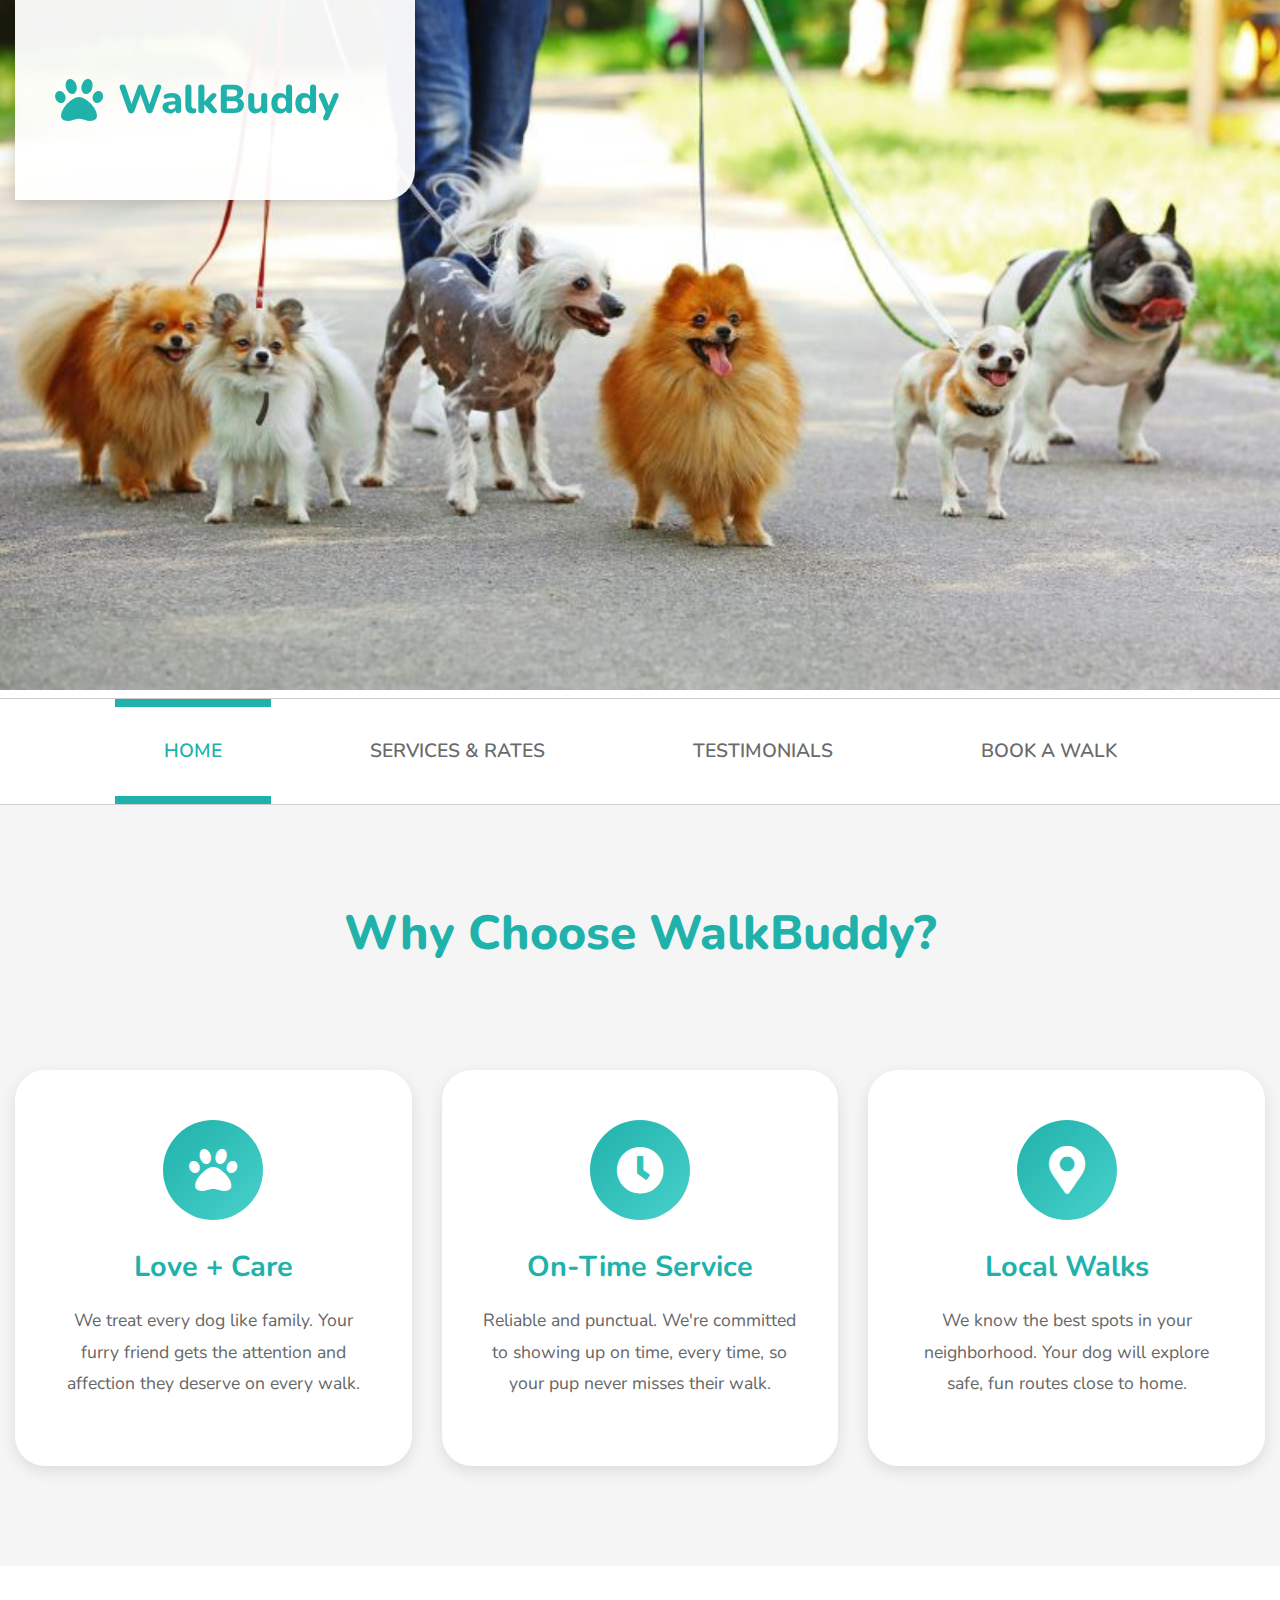
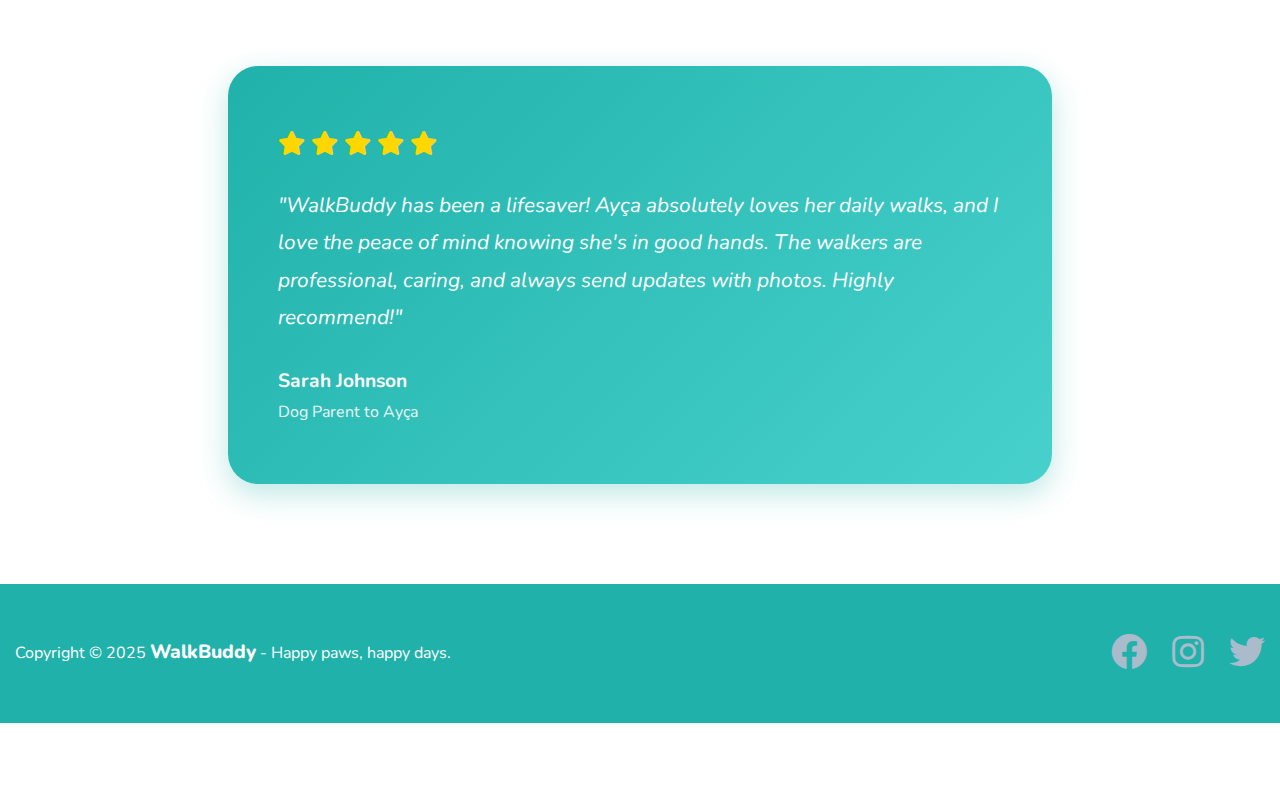
<file: index.html>
<!DOCTYPE html>
<html lang="en">

<head>
    <meta charset="UTF-8">
    <meta name="viewport" content="width=device-width, initial-scale=1.0">
    <meta http-equiv="X-UA-Compatible" content="ie=edge">
    <title>WalkBuddy - Happy Paws, Happy Days</title>
    <link href="https://fonts.googleapis.com/css2?family=Nunito:wght@400;600;700;800&display=swap" rel="stylesheet" />
    <link href="css/bootstrap.min.css" rel="stylesheet" />
    <link href="fontawesome/css/all.min.css" rel="stylesheet" />
    <link href="css/templatemo-business-oriented.css" rel="stylesheet" />
</head>

<body>
    <!-- Header Image with Logo -->
    <div id="parallax-1" class="parallax-window walkbuddy-header-image" data-parallax="scroll" data-image-src="img/header.jpg">
        <div class="container-fluid">
            <div class="row">
                <div class="col-12">
                    <div class="walkbuddy-header-logo">
                        <i class="fas fa-paw"></i>
                        <span class="walkbuddy-logo-text">WalkBuddy</span>
                    </div>
                </div>
            </div>
        </div>
    </div>

    <!-- Navigation -->
    <div class="walkbuddy-nav-container-outer">
        <div class="container-fluid">
            <div class="row">
                <div class="col-12">
                    <nav class="navbar navbar-expand-lg walkbuddy-nav" id="tm-main-nav">
                        <button class="navbar-toggler" type="button" data-toggle="collapse" data-target="#navbar-nav" 
                            aria-controls="navbar-nav" aria-expanded="false" aria-label="Toggle navigation">
                            <span><i class="fas fa-bars"></i></span>
                        </button>
                        <div class="collapse navbar-collapse" id="navbar-nav">
                            <ul class="navbar-nav ml-auto">
                                <li class="nav-item active">
                                    <a class="nav-link walkbuddy-nav-link" href="index.html">Home <span class="sr-only">(current)</span></a>
                                </li>
                                <li class="nav-item">
                                    <a class="nav-link walkbuddy-nav-link" href="services&rates.html">Services & Rates</a>
                                </li>
                                <li class="nav-item">
                                    <a class="nav-link walkbuddy-nav-link" href="testimonials.html">Testimonials</a>
                                </li>
                                <li class="nav-item">
                                    <a class="nav-link walkbuddy-nav-link" href="bookawalk.html">Book a Walk</a>
                                </li>
                            </ul>                            
                        </div>                        
                    </nav>
                </div>
            </div>
        </div>
    </div>

    <!-- Why Choose WalkBuddy Section -->
    <section class="walkbuddy-features">
        <div class="container-fluid">
            <div class="row">
                <div class="col-12 text-center mb-5">
                    <h2 class="walkbuddy-section-title">Why Choose WalkBuddy?</h2>
                </div>
            </div>
            <div class="row">
                <div class="col-lg-4 col-md-6 mb-4 mb-lg-0">
                    <div class="feature-card">
                        <div class="feature-icon">
                            <i class="fas fa-paw"></i>
                        </div>
                        <h3 class="feature-title">Love + Care</h3>
                        <p class="feature-description">We treat every dog like family. Your furry friend gets the attention and affection they deserve on every walk.</p>
                    </div>
                </div>
                <div class="col-lg-4 col-md-6 mb-4 mb-lg-0">
                    <div class="feature-card">
                        <div class="feature-icon">
                            <i class="fas fa-clock"></i>
                        </div>
                        <h3 class="feature-title">On-Time Service</h3>
                        <p class="feature-description">Reliable and punctual. We're committed to showing up on time, every time, so your pup never misses their walk.</p>
                    </div>
                </div>
                <div class="col-lg-4 col-md-6">
                    <div class="feature-card">
                        <div class="feature-icon">
                            <i class="fas fa-map-marker-alt"></i>
                        </div>
                        <h3 class="feature-title">Local Walks</h3>
                        <p class="feature-description">We know the best spots in your neighborhood. Your dog will explore safe, fun routes close to home.</p>
                    </div>
                </div>
            </div>
        </div>
    </section>

    <!-- Testimonial Section -->
    <section class="walkbuddy-testimonial">
        <div class="container-fluid">
            <div class="row">
                <div class="col-lg-8 offset-lg-2">
                    <div class="testimonial-card">
                        <div class="testimonial-content">
                            <div class="testimonial-stars">
                                <i class="fas fa-star"></i>
                                <i class="fas fa-star"></i>
                                <i class="fas fa-star"></i>
                                <i class="fas fa-star"></i>
                                <i class="fas fa-star"></i>
                            </div>
                            <p class="testimonial-text">"WalkBuddy has been a lifesaver! Ayça absolutely loves her daily walks, and I love the peace of mind knowing she's in good hands. The walkers are professional, caring, and always send updates with photos. Highly recommend!"</p>
                            <div class="testimonial-author">
                                <strong>Sarah Johnson</strong>
                                <span>Dog Parent to Ayça</span>
                            </div>
                        </div>
                    </div>
                </div>
            </div>
        </div>
    </section>

    <!-- Footer -->
    <footer class="walkbuddy-footer">
        <div class="container-fluid">
            <div class="row">
                <div class="col-lg-9 col-md-8 mb-4 mb-md-0">
                    <p class="footer-text">
                        Copyright &copy; 2025 <span class="footer-brand">WalkBuddy</span>
                        - Happy paws, happy days.
                    </p>
                </div>
                <div class="col-lg-3 col-md-4 text-right">
                    <a href="https://fb.com" class="walkbuddy-social-link" target="_blank" rel="noopener">
                        <i class="fab fa-facebook fa-2x"></i>
                    </a>
                    <a href="https://instagram.com" class="walkbuddy-social-link" target="_blank" rel="noopener">
                        <i class="fab fa-instagram fa-2x"></i>
                    </a>
                    <a href="https://twitter.com" class="walkbuddy-social-link" target="_blank" rel="noopener">
                        <i class="fab fa-twitter fa-2x"></i>
                    </a>
                </div>
            </div>
        </div>
    </footer>

    <script src="scripts/jquery-3.4.1.min.js"></script>
    <script src="scripts/bootstrap.min.js"></script>
    <script src="scripts/parallax.min.js"></script>
    <script>
        $(document).ready(function () {
            $('#parallax-1').parallax({ imageSrc: 'img/header.jpg' });
        });
    </script>
</body>

</html>
</file>
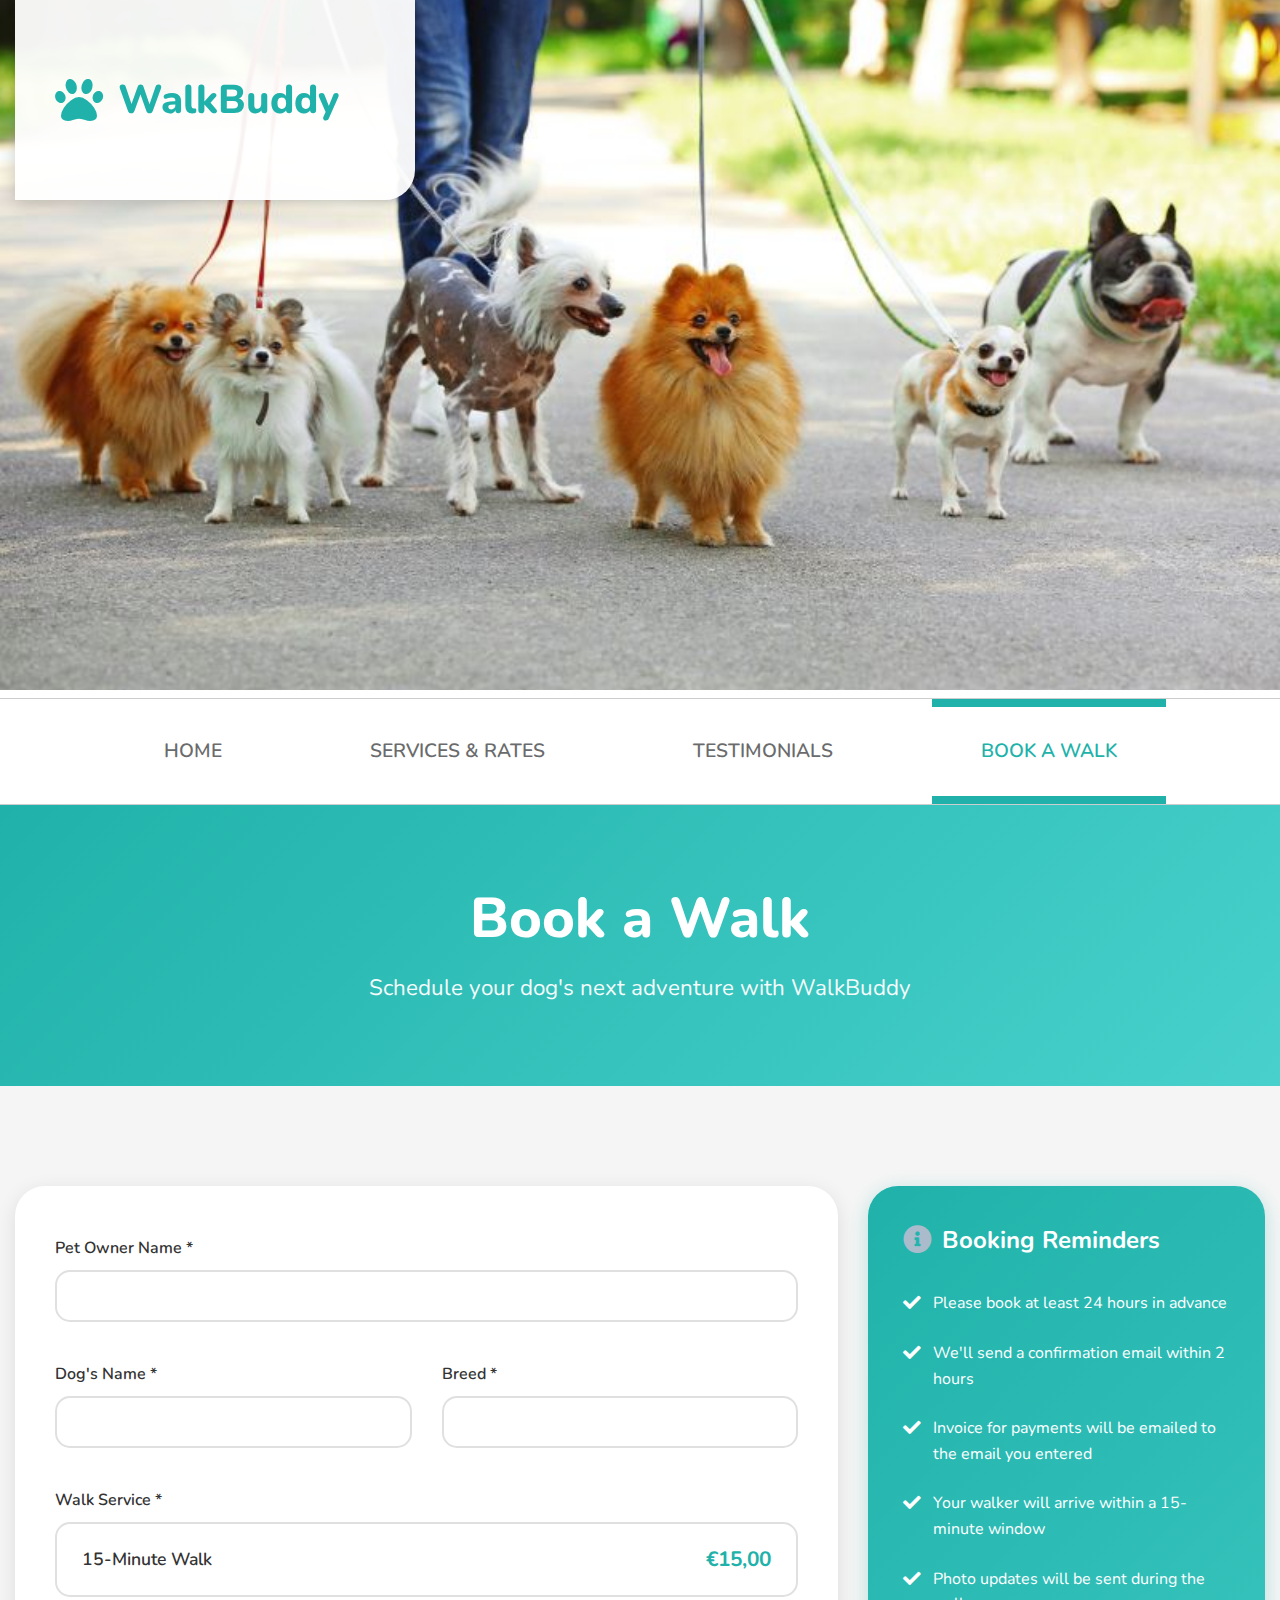
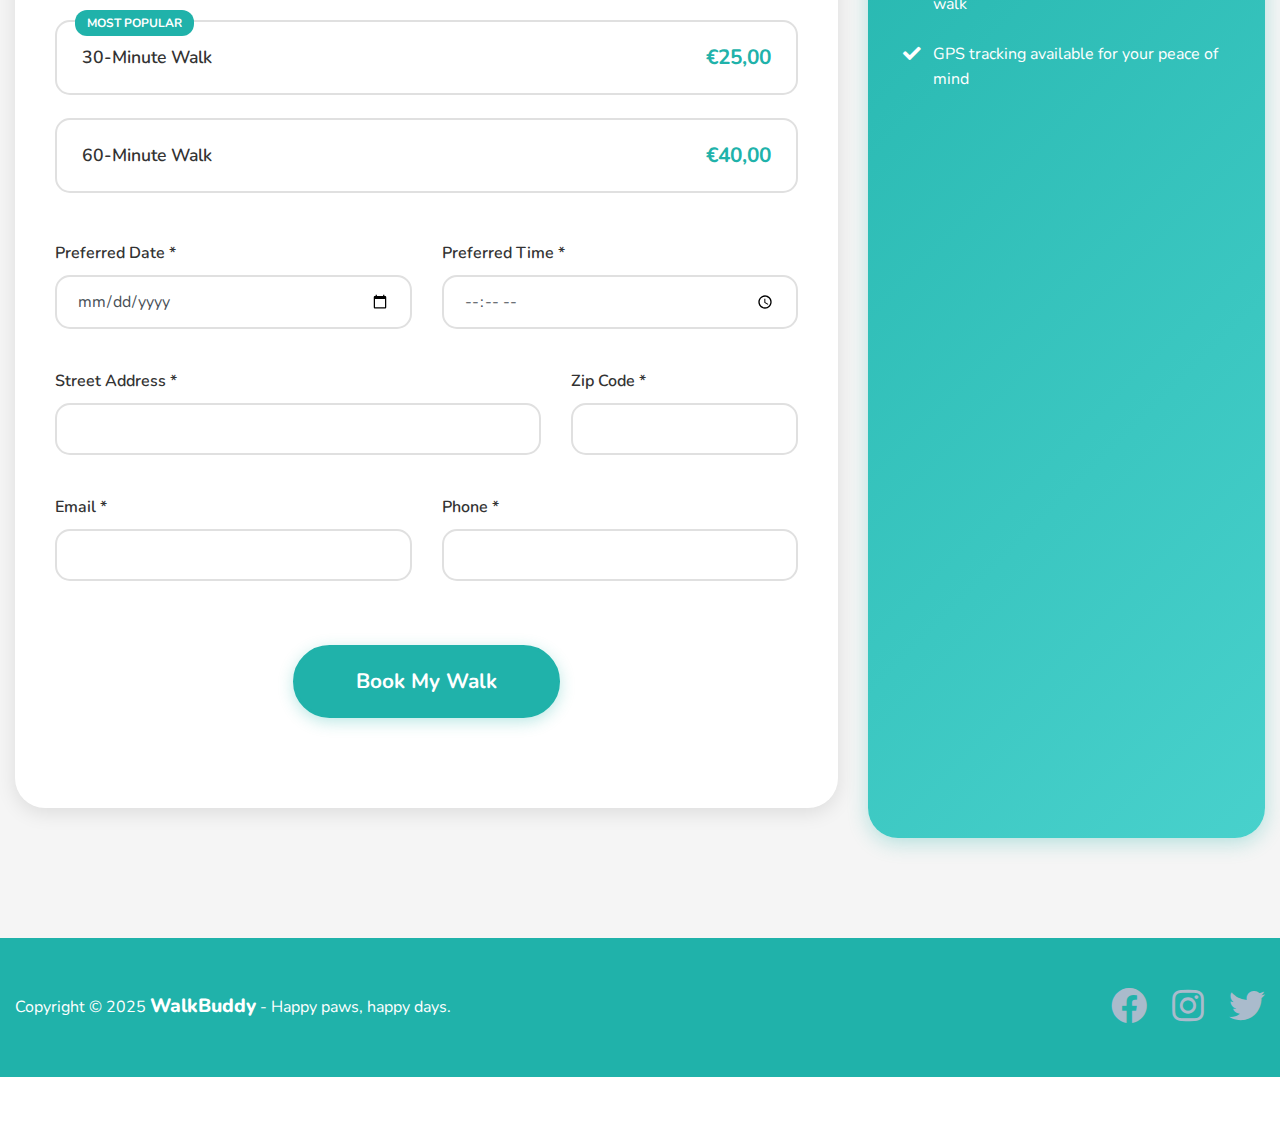
<file: bookawalk.html>
<!DOCTYPE html>
<html lang="en">

<head>
    <meta charset="UTF-8">
    <meta name="viewport" content="width=device-width, initial-scale=1.0">
    <meta http-equiv="X-UA-Compatible" content="ie=edge">
    <title>Book a Walk - WalkBuddy</title>
    <link href="https://fonts.googleapis.com/css2?family=Nunito:wght@400;600;700;800&display=swap" rel="stylesheet" />
    <link href="css/bootstrap.min.css" rel="stylesheet" />
    <link href="fontawesome/css/all.min.css" rel="stylesheet" />
    <link href="css/templatemo-business-oriented.css" rel="stylesheet" />
</head>

<body>
    <!-- Header Image with Logo -->
    <div id="parallax-1" class="parallax-window walkbuddy-header-image" data-parallax="scroll" data-image-src="img/header.jpg">
        <div class="container-fluid">
            <div class="row">
                <div class="col-12">
                    <div class="walkbuddy-header-logo">
                        <i class="fas fa-paw"></i>
                        <span class="walkbuddy-logo-text">WalkBuddy</span>
                    </div>
                </div>
            </div>
        </div>
    </div>

    <!-- Navigation -->
    <div class="walkbuddy-nav-container-outer">
        <div class="container-fluid">
            <div class="row">
                <div class="col-12">
                    <nav class="navbar navbar-expand-lg walkbuddy-nav" id="tm-main-nav">
                        <button class="navbar-toggler" type="button" data-toggle="collapse" data-target="#navbar-nav" 
                            aria-controls="navbar-nav" aria-expanded="false" aria-label="Toggle navigation">
                            <span><i class="fas fa-bars"></i></span>
                        </button>
                        <div class="collapse navbar-collapse" id="navbar-nav">
                            <ul class="navbar-nav ml-auto">
                                <li class="nav-item">
                                    <a class="nav-link walkbuddy-nav-link" href="index.html">Home</a>
                                </li>
                                <li class="nav-item">
                                    <a class="nav-link walkbuddy-nav-link" href="services&rates.html">Services & Rates</a>
                                </li>
                                <li class="nav-item">
                                    <a class="nav-link walkbuddy-nav-link" href="testimonials.html">Testimonials</a>
                                </li>
                                <li class="nav-item active">
                                    <a class="nav-link walkbuddy-nav-link" href="bookawalk.html">Book a Walk <span class="sr-only">(current)</span></a>
                                </li>
                            </ul>                            
                        </div>                        
                    </nav>
                </div>
            </div>
        </div>
    </div>

    <!-- Page Header -->
    <section class="walkbuddy-page-header">
        <div class="container-fluid">
            <div class="row">
                <div class="col-12 text-center">
                    <h1 class="page-header-title">Book a Walk</h1>
                    <p class="page-header-subtitle">Schedule your dog's next adventure with WalkBuddy</p>
                </div>
            </div>
        </div>
    </section>

    <!-- Booking Form Section -->
    <section class="walkbuddy-booking-page">
        <div class="container-fluid">
            <div class="row">
                <div class="col-lg-8">
                    <div class="booking-form-card">
                        <form id="booking-form" class="walkbuddy-booking-form">
                            <!-- Pet Owner Name -->
                            <div class="form-group">
                                <label for="owner-name" class="form-label">Pet Owner Name *</label>
                                <input type="text" class="form-control walkbuddy-form-control" id="owner-name" name="owner-name" required>
                            </div>

                            <!-- Dog's Name and Breed -->
                            <div class="row">
                                <div class="col-md-6">
                                    <div class="form-group">
                                        <label for="dog-name" class="form-label">Dog's Name *</label>
                                        <input type="text" class="form-control walkbuddy-form-control" id="dog-name" name="dog-name" required>
                                    </div>
                                </div>
                                <div class="col-md-6">
                                    <div class="form-group">
                                        <label for="dog-breed" class="form-label">Breed *</label>
                                        <input type="text" class="form-control walkbuddy-form-control" id="dog-breed" name="dog-breed" required>
                                    </div>
                                </div>
                            </div>

                            <!-- Walk Service Selection -->
                            <div class="form-group">
                                <label class="form-label">Walk Service *</label>
                                <div class="walk-service-options">
                                    <div class="service-option">
                                        <input type="radio" id="walk-15" name="walk-service" value="15" required>
                                        <label for="walk-15" class="service-option-label">
                                            <span class="service-option-title">15-Minute Walk</span>
                                            <span class="service-option-price">€15,00</span>
                                        </label>
                                    </div>
                                    <div class="service-option service-option-popular">
                                        <input type="radio" id="walk-30" name="walk-service" value="30" required>
                                        <label for="walk-30" class="service-option-label">
                                            <span class="service-option-badge">Most Popular</span>
                                            <span class="service-option-title">30-Minute Walk</span>
                                            <span class="service-option-price">€25,00</span>
                                        </label>
                                    </div>
                                    <div class="service-option">
                                        <input type="radio" id="walk-60" name="walk-service" value="60" required>
                                        <label for="walk-60" class="service-option-label">
                                            <span class="service-option-title">60-Minute Walk</span>
                                            <span class="service-option-price">€40,00</span>
                                        </label>
                                    </div>
                                </div>
                            </div>

                            <!-- Preferred Date & Time -->
                            <div class="row">
                                <div class="col-md-6">
                                    <div class="form-group">
                                        <label for="preferred-date" class="form-label">Preferred Date *</label>
                                        <input type="date" class="form-control walkbuddy-form-control" id="preferred-date" name="preferred-date" required>
                                    </div>
                                </div>
                                <div class="col-md-6">
                                    <div class="form-group">
                                        <label for="preferred-time" class="form-label">Preferred Time *</label>
                                        <input type="time" class="form-control walkbuddy-form-control" id="preferred-time" name="preferred-time" required>
                                    </div>
                                </div>
                            </div>

                            <!-- Address -->
                            <div class="row">
                                <div class="col-md-8">
                                    <div class="form-group">
                                        <label for="street-address" class="form-label">Street Address *</label>
                                        <input type="text" class="form-control walkbuddy-form-control" id="street-address" name="street-address" required>
                                    </div>
                                </div>
                                <div class="col-md-4">
                                    <div class="form-group">
                                        <label for="zip-code" class="form-label">Zip Code *</label>
                                        <input type="text" class="form-control walkbuddy-form-control" id="zip-code" name="zip-code" required>
                                    </div>
                                </div>
                            </div>

                            <!-- Contact Information -->
                            <div class="row">
                                <div class="col-md-6">
                                    <div class="form-group">
                                        <label for="contact-email" class="form-label">Email *</label>
                                        <input type="email" class="form-control walkbuddy-form-control" id="contact-email" name="contact-email" required>
                                    </div>
                                </div>
                                <div class="col-md-6">
                                    <div class="form-group">
                                        <label for="contact-phone" class="form-label">Phone *</label>
                                        <input type="tel" class="form-control walkbuddy-form-control" id="contact-phone" name="contact-phone" required>
                                    </div>
                                </div>
                            </div>

                            <!-- Submit Button -->
                            <div class="form-group text-center mt-4">
                                <button type="submit" class="btn walkbuddy-btn-submit">Book My Walk</button>
                            </div>
                        </form>

                        <!-- Success Message (hidden by default) -->
                        <div id="success-message" class="booking-success-message" style="display: none;">
                            <div class="success-icon">
                                <i class="fas fa-check-circle"></i>
                            </div>
                            <h3>Thanks! We'll be in touch to confirm your walk!</h3>
                            <p>We'll contact you shortly to finalize the details and confirm your booking.</p>
                        </div>
                    </div>
                </div>

                <!-- Reminder Section -->
                <div class="col-lg-4 mt-4 mt-lg-0">
                    <div class="booking-reminder-card">
                        <h4 class="reminder-title">
                            <i class="fas fa-info-circle"></i> Booking Reminders
                        </h4>
                        <ul class="reminder-list">
                            <li><i class="fas fa-check"></i> Please book at least 24 hours in advance</li>
                            <li><i class="fas fa-check"></i> We'll send a confirmation email within 2 hours</li>
                            <li><i class="fas fa-check"></i> Invoice for payments will be emailed to the email you entered</li>
                            <li><i class="fas fa-check"></i> Your walker will arrive within a 15-minute window</li>
                            <li><i class="fas fa-check"></i> Photo updates will be sent during the walk</li>
                            <li><i class="fas fa-check"></i> GPS tracking available for your peace of mind</li>
                        </ul>
                    </div>
                </div>
            </div>
        </div>
    </section>

    <!-- Footer -->
    <footer class="walkbuddy-footer">
        <div class="container-fluid">
            <div class="row">
                <div class="col-lg-9 col-md-8 mb-4 mb-md-0">
                    <p class="footer-text">
                        Copyright &copy; 2025 <span class="footer-brand">WalkBuddy</span>
                        - Happy paws, happy days.
                    </p>
                </div>
                <div class="col-lg-3 col-md-4 text-right">
                    <a href="https://fb.com" class="walkbuddy-social-link" target="_blank" rel="noopener">
                        <i class="fab fa-facebook fa-2x"></i>
                    </a>
                    <a href="https://instagram.com" class="walkbuddy-social-link" target="_blank" rel="noopener">
                        <i class="fab fa-instagram fa-2x"></i>
                    </a>
                    <a href="https://twitter.com" class="walkbuddy-social-link" target="_blank" rel="noopener">
                        <i class="fab fa-twitter fa-2x"></i>
                    </a>
                </div>
            </div>
        </div>
    </footer>

    <script src="scripts/jquery-3.4.1.min.js"></script>
    <script src="scripts/bootstrap.min.js"></script>
    <script src="scripts/parallax.min.js"></script>
    <script>
        $(document).ready(function () {
            $('#parallax-1').parallax({ imageSrc: 'img/header.jpg' });

            // Set minimum date to today
            var today = new Date().toISOString().split('T')[0];
            $('#preferred-date').attr('min', today);

            // Update visual styling when radio button selection changes
            function updateServiceVisualState() {
                // Remove selected class from all options
                $('.service-option').removeClass('selected');
                
                // Add selected class to the checked radio's parent
                var $checkedRadio = $('input[name="walk-service"]:checked');
                if ($checkedRadio.length > 0) {
                    $checkedRadio.closest('.service-option').addClass('selected');
                }
            }

            // When a radio button changes (native HTML behavior handles single selection)
            $('input[name="walk-service"]').on('change', function() {
                // Radio buttons with same name automatically enforce single selection
                // Just update the visual state
                updateServiceVisualState();
            });

            // Make the entire service option card clickable (except when clicking label)
            $('.service-option').on('click', function(e) {
                // If clicking on the label or its children, let the label handle it naturally
                if ($(e.target).closest('label').length > 0) {
                    return; // Label will handle via 'for' attribute
                }
                
                // For clicks anywhere else on the card, select this option
                var $radio = $(this).find('input[type="radio"]');
                $radio.prop('checked', true).trigger('change');
            });

            // Initial visual state update - ensure nothing is selected initially
            $('.service-option').removeClass('selected');
            $('input[name="walk-service"]').prop('checked', false);
            updateServiceVisualState();
            
            // Safety check: ensure only one radio is checked (native behavior should handle this)
            // But we'll verify every 100ms as a backup
            setInterval(function() {
                var $checked = $('input[name="walk-service"]:checked');
                if ($checked.length > 1) {
                    // If somehow multiple are checked, keep only the first
                    $checked.slice(1).prop('checked', false);
                    updateServiceVisualState();
                }
            }, 100);

            // Handle form submission
            $('#booking-form').on('submit', function(e) {
                e.preventDefault();
                
                // Validate that exactly one walk service is selected
                var selectedService = $('input[name="walk-service"]:checked');
                if (selectedService.length !== 1) {
                    alert('Please select exactly one walk service.');
                    updateServiceVisualState();
                    return;
                }
                
                // Hide the form
                $('#booking-form').slideUp(300);
                
                // Show success message
                $('#success-message').delay(300).slideDown(400);
            });
        });
    </script>
</body>

</html>
</file>
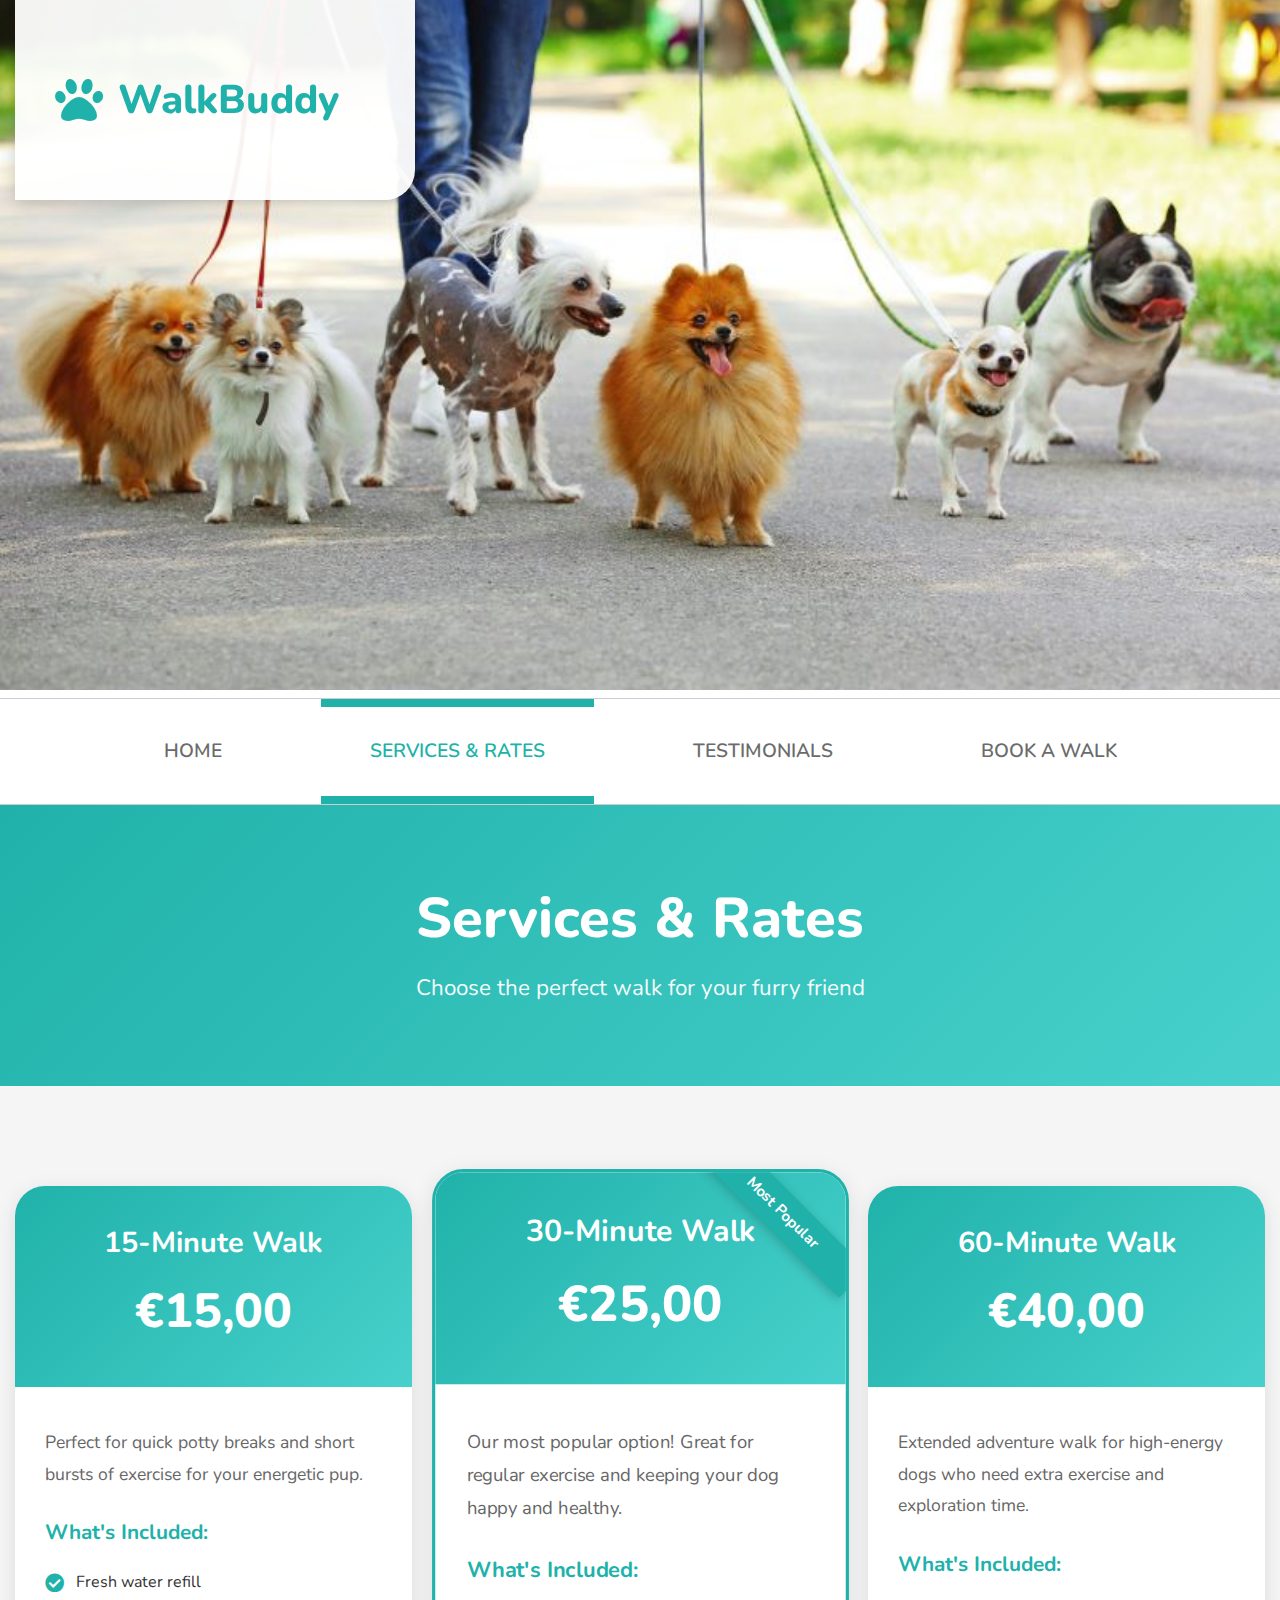
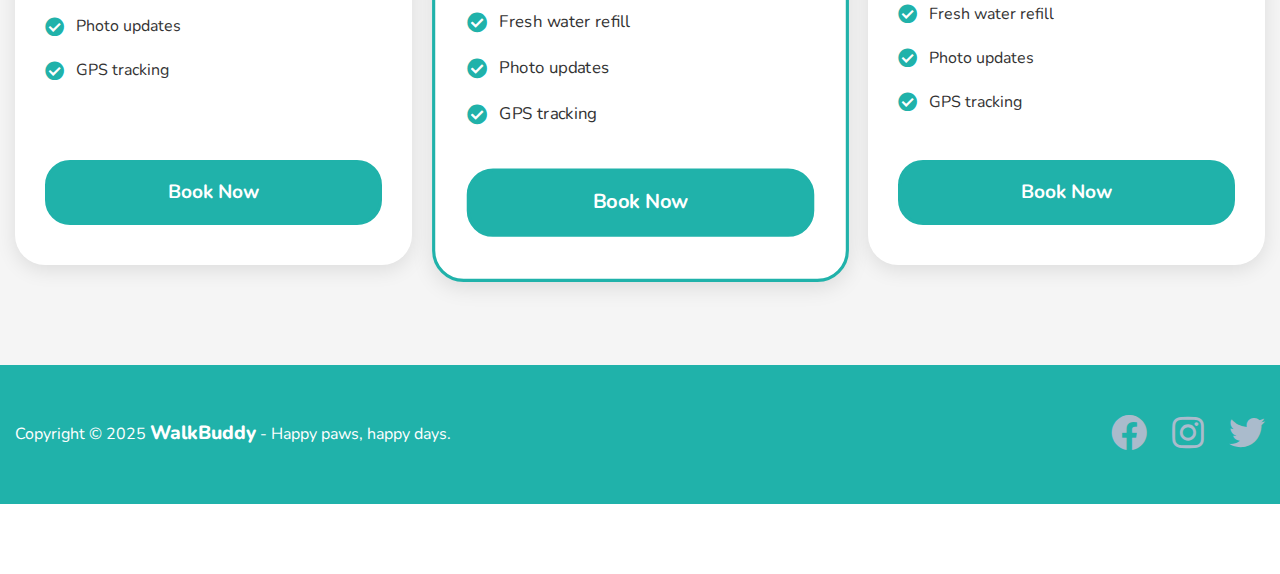
<file: services&rates.html>
<!DOCTYPE html>
<html lang="en">

<head>
    <meta charset="UTF-8">
    <meta name="viewport" content="width=device-width, initial-scale=1.0">
    <meta http-equiv="X-UA-Compatible" content="ie=edge">
    <title>Services & Rates - WalkBuddy</title>
    <link href="https://fonts.googleapis.com/css2?family=Nunito:wght@400;600;700;800&display=swap" rel="stylesheet" />
    <link href="css/bootstrap.min.css" rel="stylesheet" />
    <link href="fontawesome/css/all.min.css" rel="stylesheet" />
    <link href="css/templatemo-business-oriented.css" rel="stylesheet" />
</head>

<body>
    <!-- Header Image with Logo -->
    <div id="parallax-1" class="parallax-window walkbuddy-header-image" data-parallax="scroll" data-image-src="img/header.jpg">
        <div class="container-fluid">
            <div class="row">
                <div class="col-12">
                    <div class="walkbuddy-header-logo">
                        <i class="fas fa-paw"></i>
                        <span class="walkbuddy-logo-text">WalkBuddy</span>
                    </div>
                </div>
            </div>
        </div>
    </div>

    <!-- Navigation -->
    <div class="walkbuddy-nav-container-outer">
        <div class="container-fluid">
            <div class="row">
                <div class="col-12">
                    <nav class="navbar navbar-expand-lg walkbuddy-nav" id="tm-main-nav">
                        <button class="navbar-toggler" type="button" data-toggle="collapse" data-target="#navbar-nav" 
                            aria-controls="navbar-nav" aria-expanded="false" aria-label="Toggle navigation">
                            <span><i class="fas fa-bars"></i></span>
                        </button>
                        <div class="collapse navbar-collapse" id="navbar-nav">
                            <ul class="navbar-nav ml-auto">
                                <li class="nav-item">
                                    <a class="nav-link walkbuddy-nav-link" href="index.html">Home</a>
                                </li>
                                <li class="nav-item active">
                                    <a class="nav-link walkbuddy-nav-link" href="services&rates.html">Services & Rates <span class="sr-only">(current)</span></a>
                                </li>
                                <li class="nav-item">
                                    <a class="nav-link walkbuddy-nav-link" href="testimonials.html">Testimonials</a>
                                </li>
                                <li class="nav-item">
                                    <a class="nav-link walkbuddy-nav-link" href="bookawalk.html">Book a Walk</a>
                                </li>
                            </ul>                            
                        </div>                        
                    </nav>
                </div>
            </div>
        </div>
    </div>

    <!-- Page Header -->
    <section class="walkbuddy-page-header">
        <div class="container-fluid">
            <div class="row">
                <div class="col-12 text-center">
                    <h1 class="page-header-title">Services & Rates</h1>
                    <p class="page-header-subtitle">Choose the perfect walk for your furry friend</p>
                </div>
            </div>
        </div>
    </section>

    <!-- Services & Rates Section -->
    <section class="walkbuddy-services-rates">
        <div class="container-fluid">
            <div class="row">
                <!-- 15-Minute Walk Card -->
                <div class="col-lg-4 col-md-6 mb-4 mb-lg-0">
                    <div class="service-card">
                        <div class="service-card-header">
                            <h3 class="service-title">15-Minute Walk</h3>
                            <div class="service-price">€15,00</div>
                        </div>
                        <div class="service-card-body">
                            <p class="service-description">Perfect for quick potty breaks and short bursts of exercise for your energetic pup.</p>
                            <div class="service-includes">
                                <h4 class="includes-title">What's Included:</h4>
                                <ul class="includes-list">
                                    <li><i class="fas fa-check-circle"></i> Fresh water refill</li>
                                    <li><i class="fas fa-check-circle"></i> Photo updates</li>
                                    <li><i class="fas fa-check-circle"></i> GPS tracking</li>
                                </ul>
                            </div>
                            <a href="bookawalk.html" class="btn walkbuddy-btn-service">Book Now</a>
                        </div>
                    </div>
                </div>

                <!-- 30-Minute Walk Card -->
                <div class="col-lg-4 col-md-6 mb-4 mb-lg-0">
                    <div class="service-card service-card-featured">
                        <div class="service-badge">Most Popular</div>
                        <div class="service-card-header">
                            <h3 class="service-title">30-Minute Walk</h3>
                            <div class="service-price">€25,00</div>
                        </div>
                        <div class="service-card-body">
                            <p class="service-description">Our most popular option! Great for regular exercise and keeping your dog happy and healthy.</p>
                            <div class="service-includes">
                                <h4 class="includes-title">What's Included:</h4>
                                <ul class="includes-list">
                                    <li><i class="fas fa-check-circle"></i> Fresh water refill</li>
                                    <li><i class="fas fa-check-circle"></i> Photo updates</li>
                                    <li><i class="fas fa-check-circle"></i> GPS tracking</li>
                                </ul>
                            </div>
                            <a href="bookawalk.html" class="btn walkbuddy-btn-service">Book Now</a>
                        </div>
                    </div>
                </div>

                <!-- 60-Minute Walk Card -->
                <div class="col-lg-4 col-md-6">
                    <div class="service-card">
                        <div class="service-card-header">
                            <h3 class="service-title">60-Minute Walk</h3>
                            <div class="service-price">€40,00</div>
                        </div>
                        <div class="service-card-body">
                            <p class="service-description">Extended adventure walk for high-energy dogs who need extra exercise and exploration time.</p>
                            <div class="service-includes">
                                <h4 class="includes-title">What's Included:</h4>
                                <ul class="includes-list">
                                    <li><i class="fas fa-check-circle"></i> Fresh water refill</li>
                                    <li><i class="fas fa-check-circle"></i> Photo updates</li>
                                    <li><i class="fas fa-check-circle"></i> GPS tracking</li>
                                </ul>
                            </div>
                            <a href="bookawalk.html" class="btn walkbuddy-btn-service">Book Now</a>
                        </div>
                    </div>
                </div>
            </div>
        </div>
    </section>

    <!-- Footer -->
    <footer class="walkbuddy-footer">
        <div class="container-fluid">
            <div class="row">
                <div class="col-lg-9 col-md-8 mb-4 mb-md-0">
                    <p class="footer-text">
                        Copyright &copy; 2025 <span class="footer-brand">WalkBuddy</span>
                        - Happy paws, happy days.
                    </p>
                </div>
                <div class="col-lg-3 col-md-4 text-right">
                    <a href="https://fb.com" class="walkbuddy-social-link" target="_blank" rel="noopener">
                        <i class="fab fa-facebook fa-2x"></i>
                    </a>
                    <a href="https://instagram.com" class="walkbuddy-social-link" target="_blank" rel="noopener">
                        <i class="fab fa-instagram fa-2x"></i>
                    </a>
                    <a href="https://twitter.com" class="walkbuddy-social-link" target="_blank" rel="noopener">
                        <i class="fab fa-twitter fa-2x"></i>
                    </a>
                </div>
            </div>
        </div>
    </footer>

    <script src="scripts/jquery-3.4.1.min.js"></script>
    <script src="scripts/bootstrap.min.js"></script>
    <script src="scripts/parallax.min.js"></script>
    <script>
        $(document).ready(function () {
            $('#parallax-1').parallax({ imageSrc: 'img/header.jpg' });
        });
    </script>
</body>

</html>
</file>
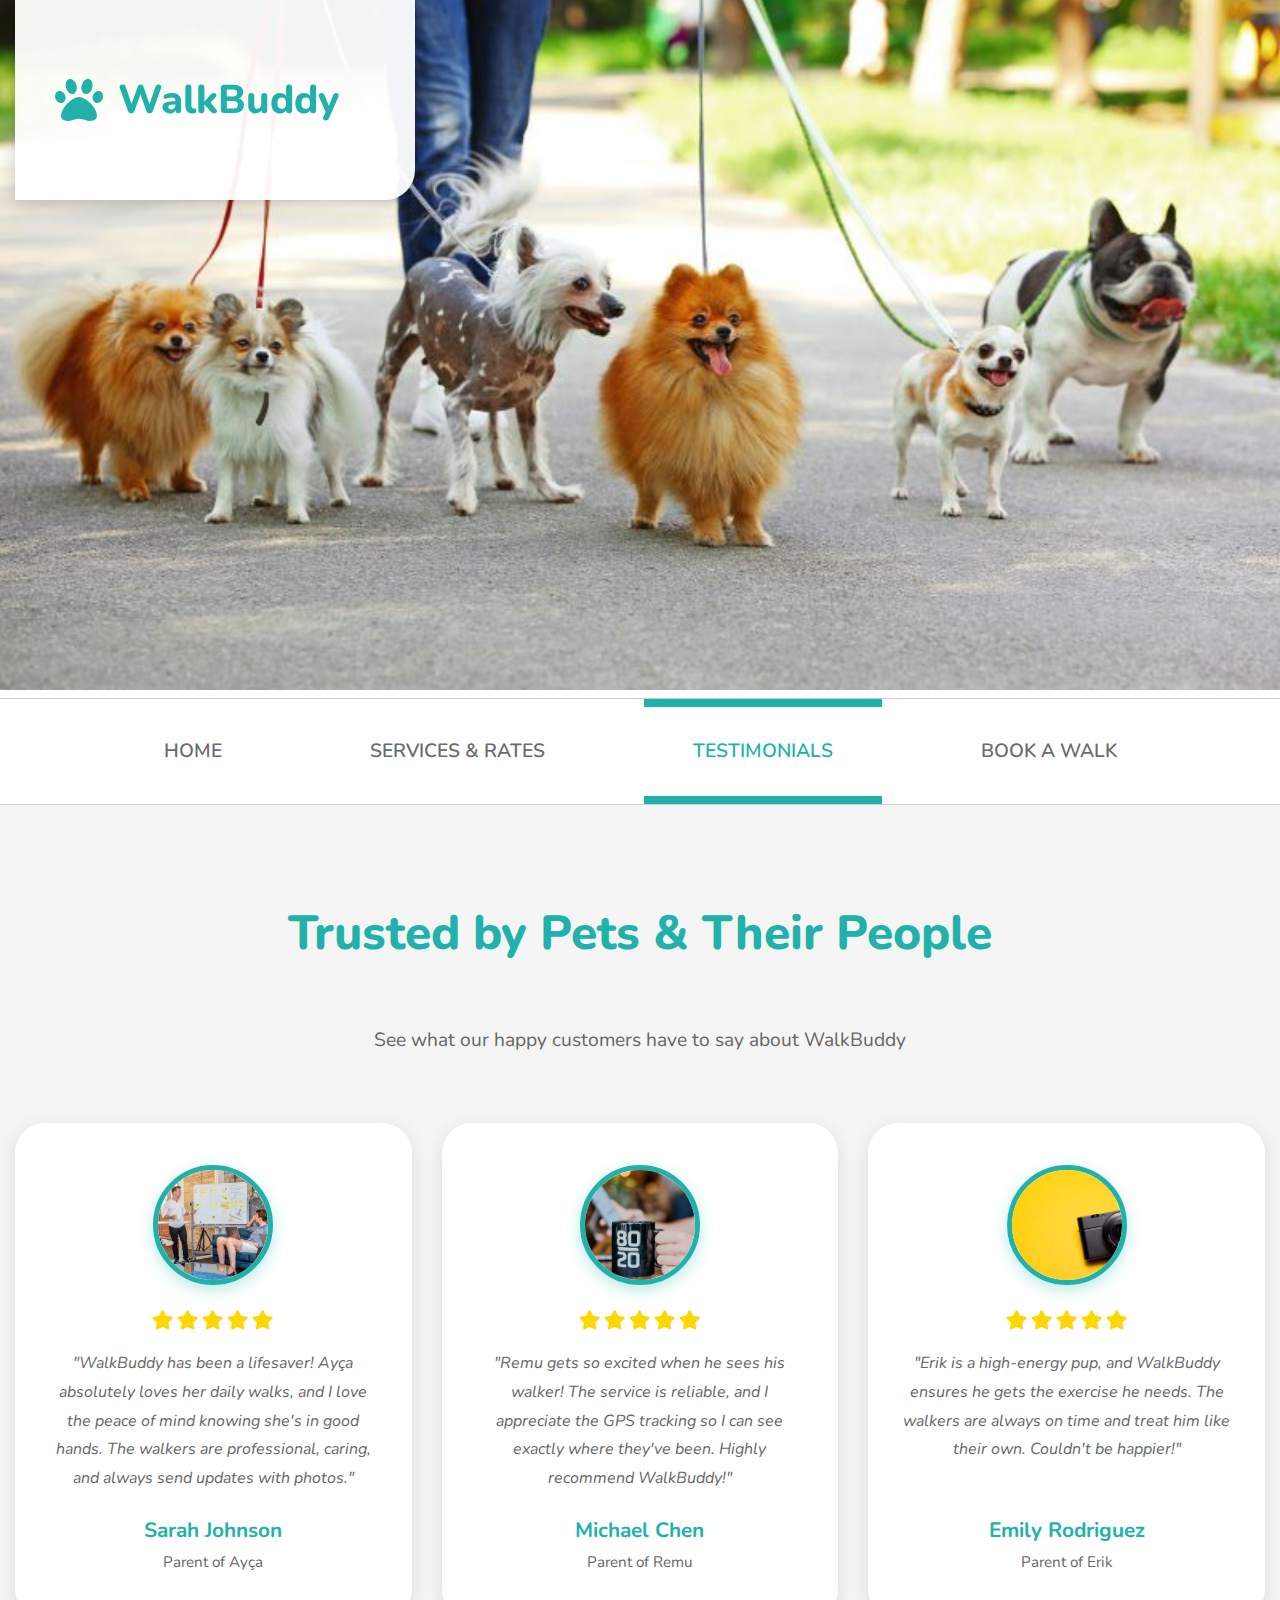
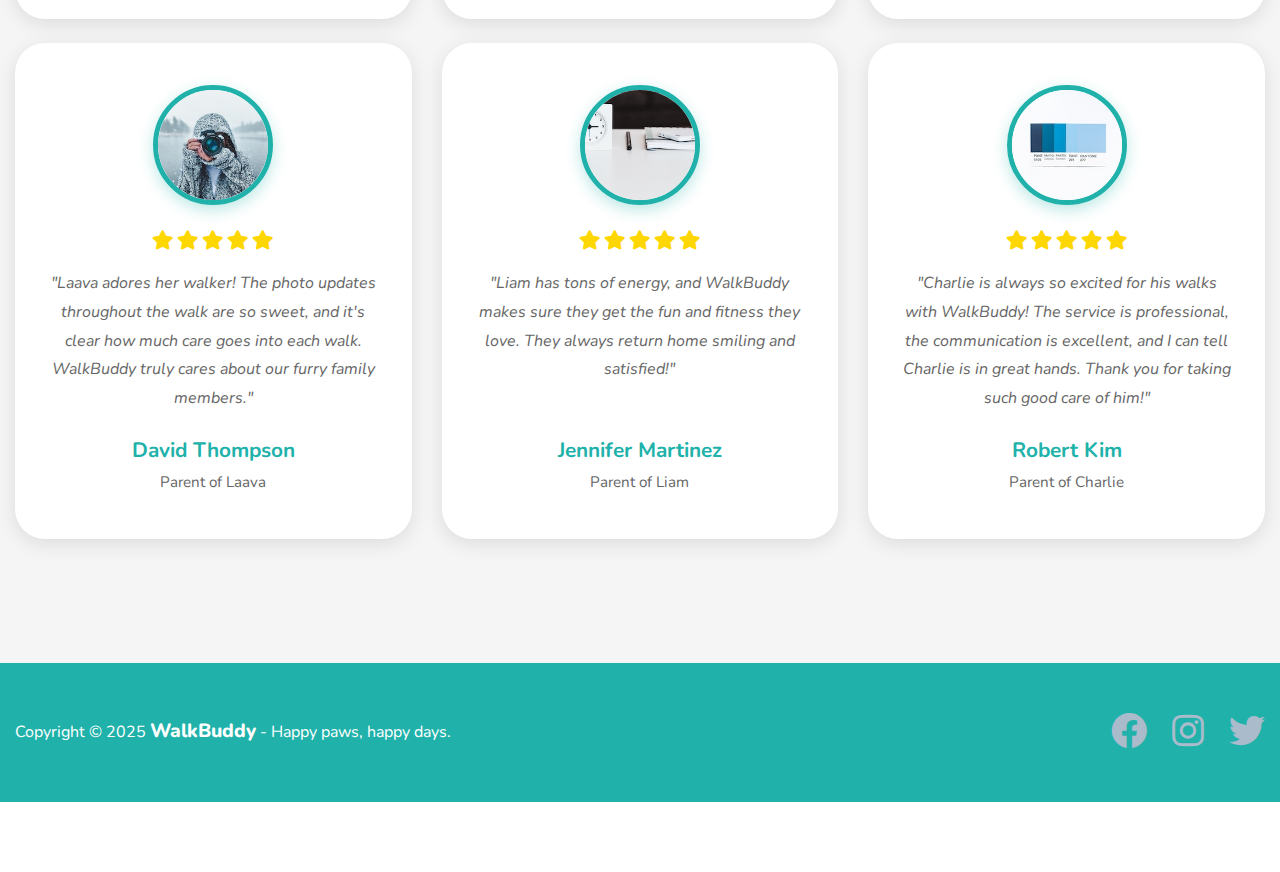
<file: testimonials.html>
<!DOCTYPE html>
<html lang="en">

<head>
    <meta charset="UTF-8">
    <meta name="viewport" content="width=device-width, initial-scale=1.0">
    <meta http-equiv="X-UA-Compatible" content="ie=edge">
    <title>Testimonials - WalkBuddy</title>
    <link href="https://fonts.googleapis.com/css2?family=Nunito:wght@400;600;700;800&display=swap" rel="stylesheet" />
    <link href="css/bootstrap.min.css" rel="stylesheet" />
    <link href="fontawesome/css/all.min.css" rel="stylesheet" />
    <link href="css/templatemo-business-oriented.css" rel="stylesheet" />
</head>

<body>
    <!-- Header Image with Logo -->
    <div id="parallax-1" class="parallax-window walkbuddy-header-image" data-parallax="scroll" data-image-src="img/header.jpg">
        <div class="container-fluid">
            <div class="row">
                <div class="col-12">
                    <div class="walkbuddy-header-logo">
                        <i class="fas fa-paw"></i>
                        <span class="walkbuddy-logo-text">WalkBuddy</span>
                    </div>
                </div>
            </div>
        </div>
    </div>

    <!-- Navigation -->
    <div class="walkbuddy-nav-container-outer">
        <div class="container-fluid">
            <div class="row">
                <div class="col-12">
                    <nav class="navbar navbar-expand-lg walkbuddy-nav" id="tm-main-nav">
                        <button class="navbar-toggler" type="button" data-toggle="collapse" data-target="#navbar-nav" 
                            aria-controls="navbar-nav" aria-expanded="false" aria-label="Toggle navigation">
                            <span><i class="fas fa-bars"></i></span>
                        </button>
                        <div class="collapse navbar-collapse" id="navbar-nav">
                            <ul class="navbar-nav ml-auto">
                                <li class="nav-item">
                                    <a class="nav-link walkbuddy-nav-link" href="index.html">Home</a>
                                </li>
                                <li class="nav-item">
                                    <a class="nav-link walkbuddy-nav-link" href="services&rates.html">Services & Rates</a>
                                </li>
                                <li class="nav-item active">
                                    <a class="nav-link walkbuddy-nav-link" href="testimonials.html">Testimonials <span class="sr-only">(current)</span></a>
                                </li>
                                <li class="nav-item">
                                    <a class="nav-link walkbuddy-nav-link" href="bookawalk.html">Book a Walk</a>
                                </li>
                            </ul>                            
                        </div>                        
                    </nav>
                </div>
            </div>
        </div>
    </div>

    <!-- Testimonials Section -->
    <section class="walkbuddy-testimonials-page">
        <div class="container-fluid">
            <div class="row">
                <div class="col-12 text-center mb-5">
                    <h2 class="walkbuddy-section-title">Trusted by Pets & Their People</h2>
                    <p class="testimonials-subtitle">See what our happy customers have to say about WalkBuddy</p>
                </div>
            </div>
            <div class="row">
                <!-- Testimonial 1 -->
                <div class="col-lg-4 col-md-6 mb-4">
                    <div class="testimonial-card-page">
                        <div class="testimonial-dog-photo">
                            <img src="img/biz-oriented-1.jpg" alt="Ayça" />
                        </div>
                        <div class="testimonial-content-page">
                            <div class="testimonial-stars-page">
                                <i class="fas fa-star"></i>
                                <i class="fas fa-star"></i>
                                <i class="fas fa-star"></i>
                                <i class="fas fa-star"></i>
                                <i class="fas fa-star"></i>
                            </div>
                            <p class="testimonial-text-page">"WalkBuddy has been a lifesaver! Ayça absolutely loves her daily walks, and I love the peace of mind knowing she's in good hands. The walkers are professional, caring, and always send updates with photos."</p>
                            <h4 class="testimonial-author-name">Sarah Johnson</h4>
                            <p class="testimonial-dog-name">Parent of Ayça</p>
                        </div>
                    </div>
                </div>

                <!-- Testimonial 2 -->
                <div class="col-lg-4 col-md-6 mb-4">
                    <div class="testimonial-card-page">
                        <div class="testimonial-dog-photo">
                            <img src="img/biz-oriented-2.jpg" alt="Remu" />
                        </div>
                        <div class="testimonial-content-page">
                            <div class="testimonial-stars-page">
                                <i class="fas fa-star"></i>
                                <i class="fas fa-star"></i>
                                <i class="fas fa-star"></i>
                                <i class="fas fa-star"></i>
                                <i class="fas fa-star"></i>
                            </div>
                            <p class="testimonial-text-page">"Remu gets so excited when he sees his walker! The service is reliable, and I appreciate the GPS tracking so I can see exactly where they've been. Highly recommend WalkBuddy!"</p>
                            <h4 class="testimonial-author-name">Michael Chen</h4>
                            <p class="testimonial-dog-name">Parent of Remu</p>
                        </div>
                    </div>
                </div>

                <!-- Testimonial 3 -->
                <div class="col-lg-4 col-md-6 mb-4">
                    <div class="testimonial-card-page">
                        <div class="testimonial-dog-photo">
                            <img src="img/services-1.jpg" alt="Erik" />
                        </div>
                        <div class="testimonial-content-page">
                            <div class="testimonial-stars-page">
                                <i class="fas fa-star"></i>
                                <i class="fas fa-star"></i>
                                <i class="fas fa-star"></i>
                                <i class="fas fa-star"></i>
                                <i class="fas fa-star"></i>
                            </div>
                            <p class="testimonial-text-page">"Erik is a high-energy pup, and WalkBuddy ensures he gets the exercise he needs. The walkers are always on time and treat him like their own. Couldn't be happier!"</p>
                            <h4 class="testimonial-author-name">Emily Rodriguez</h4>
                            <p class="testimonial-dog-name">Parent of Erik</p>
                        </div>
                    </div>
                </div>

                <!-- Testimonial 4 -->
                <div class="col-lg-4 col-md-6 mb-4">
                    <div class="testimonial-card-page">
                        <div class="testimonial-dog-photo">
                            <img src="img/services-2.jpg" alt="Laava" />
                        </div>
                        <div class="testimonial-content-page">
                            <div class="testimonial-stars-page">
                                <i class="fas fa-star"></i>
                                <i class="fas fa-star"></i>
                                <i class="fas fa-star"></i>
                                <i class="fas fa-star"></i>
                                <i class="fas fa-star"></i>
                            </div>
                            <p class="testimonial-text-page">"Laava adores her walker! The photo updates throughout the walk are so sweet, and it's clear how much care goes into each walk. WalkBuddy truly cares about our furry family members."</p>
                            <h4 class="testimonial-author-name">David Thompson</h4>
                            <p class="testimonial-dog-name">Parent of Laava</p>
                        </div>
                    </div>
                </div>

                <!-- Testimonial 5 -->
                <div class="col-lg-4 col-md-6 mb-4">
                    <div class="testimonial-card-page">
                        <div class="testimonial-dog-photo">
                            <img src="img/services-3.jpg" alt="Liam" />
                        </div>
                        <div class="testimonial-content-page">
                            <div class="testimonial-stars-page">
                                <i class="fas fa-star"></i>
                                <i class="fas fa-star"></i>
                                <i class="fas fa-star"></i>
                                <i class="fas fa-star"></i>
                                <i class="fas fa-star"></i>
                            </div>
                            <p class="testimonial-text-page">"Liam has tons of energy, and WalkBuddy makes sure they get the fun and fitness they love. They always return home smiling and satisfied!"</p>
                            <h4 class="testimonial-author-name">Jennifer Martinez</h4>
                            <p class="testimonial-dog-name">Parent of Liam</p>
                        </div>
                    </div>
                </div>

                <!-- Testimonial 6 -->
                <div class="col-lg-4 col-md-6 mb-4">
                    <div class="testimonial-card-page">
                        <div class="testimonial-dog-photo">
                            <img src="img/strategy-1.jpg" alt="Charlie" />
                        </div>
                        <div class="testimonial-content-page">
                            <div class="testimonial-stars-page">
                                <i class="fas fa-star"></i>
                                <i class="fas fa-star"></i>
                                <i class="fas fa-star"></i>
                                <i class="fas fa-star"></i>
                                <i class="fas fa-star"></i>
                            </div>
                            <p class="testimonial-text-page">"Charlie is always so excited for his walks with WalkBuddy! The service is professional, the communication is excellent, and I can tell Charlie is in great hands. Thank you for taking such good care of him!"</p>
                            <h4 class="testimonial-author-name">Robert Kim</h4>
                            <p class="testimonial-dog-name">Parent of Charlie</p>
                        </div>
                    </div>
                </div>
            </div>
        </div>
    </section>

    <!-- Footer -->
    <footer class="walkbuddy-footer">
        <div class="container-fluid">
            <div class="row">
                <div class="col-lg-9 col-md-8 mb-4 mb-md-0">
                    <p class="footer-text">
                        Copyright &copy; 2025 <span class="footer-brand">WalkBuddy</span>
                        - Happy paws, happy days.
                    </p>
                </div>
                <div class="col-lg-3 col-md-4 text-right">
                    <a href="https://fb.com" class="walkbuddy-social-link" target="_blank" rel="noopener">
                        <i class="fab fa-facebook fa-2x"></i>
                    </a>
                    <a href="https://instagram.com" class="walkbuddy-social-link" target="_blank" rel="noopener">
                        <i class="fab fa-instagram fa-2x"></i>
                    </a>
                    <a href="https://twitter.com" class="walkbuddy-social-link" target="_blank" rel="noopener">
                        <i class="fab fa-twitter fa-2x"></i>
                    </a>
                </div>
            </div>
        </div>
    </footer>

    <script src="scripts/jquery-3.4.1.min.js"></script>
    <script src="scripts/bootstrap.min.js"></script>
    <script src="scripts/parallax.min.js"></script>
    <script>
        $(document).ready(function () {
            $('#parallax-1').parallax({ imageSrc: 'img/header.jpg' });
        });
    </script>
</body>

</html>
</file>
<file: css/templatemo-business-oriented.css>
/*

TemplateMo 549 Business Oriented

https://templatemo.com/tm-549-business-oriented

*/

@font-face {
    font-family: 'Qilka Body';
    src: url('../fontawesome/Qilka-Body copy.otf') format('opentype');
    font-weight: normal;
    font-style: normal;
    font-display: swap;
}


body {
    font-family: 'Qilka Body', 'Open Sans', Arial, sans-serif;
    font-size: 18px;
    overflow-x: hidden;
    background-color: lightpink;
}

a { 
    transition: all 0.3s ease; 
    text-decoration: none;
}

a:hover { text-decoration: none; }
button:focus { outline: none; }

p {
    color: #666;
    line-height: 1.9;
}

.tm-title-gray { color: #666; }

.tm-hr {
    width: 240px;
    border-top: 3px solid #008B8B;
    margin: 0;
}

.tm-hr-s { width: 140px; }
.tm-box-bordered { border: 1px solid #9C9D9E; }
.container-fluid { max-width: 1480px; }

.tm-logo {
    position: absolute;
    top: 0;
    left: 15px;
    z-index: 1000;
    display: flex;
    align-items: center;
    justify-content: center;
    background-color: #333;
    color: #9C9D9E;
    width: 400px;
    height: 200px;
    padding: 50px 40px;
}

@media (max-width: 500px) {
    .tm-logo {
        left: 50%;
        margin-left: -200px;
    }
}

.tm-logo-text { font-size: 2rem; color: pink; }
.tm-logo-img { height: 80px; margin-right: 20px; }
#parallax-1 { min-height: 690px; }
#parallax-2 { min-height: 590px; }
#parallax-3 { min-height: 400px; }

.parallax-window {    
    background: transparent;
    position: relative;
}

#tm-main-nav {    
    padding: 0;
    z-index: 1000;
}

.tm-nav-container-outer {
    margin-top: 8px;
    border-top: 1px solid #CCCDCE;
    border-bottom: 1px solid #CCCDCE;
}

.navbar-expand-lg .navbar-nav .nav-link {
    color: #6A6B6C;
    border-top: 8px solid transparent;
    border-bottom: 8px solid transparent;
    text-align: center;
    padding: 30px 49px;
    margin-right: 50px;
    text-transform: uppercase;
    font-size: 1.2rem;
    transition: all 0.3s ease;
}

.nav-item.active .nav-link,
.nav-item:hover .nav-link {
    color: #008B8B;
    border-top: 8px solid #008B8B;
    border-bottom: 8px solid #008B8B;
}

.tm-intro { max-width: 580px; }
h4 { font-size: 1.5rem; }
.tm-text-primary { color: #008B8B; }
.tm-text-primary-link { color: #008B8B; }
.tm-text-primary-link:hover { color: #006666; }

.tm-strategy-box { 
    display: flex; 
    align-items: flex-start;
}

.tm-services-box {
    display: flex;
    align-items: flex-start;
}

.tm-strategy-img { margin-right: 30px; }
.tm-services-img { margin-right: 40px; }
.tm-strategy-text { max-width: 480px; }
.mb-6 { margin-bottom: 120px; }
.mb-7 { margin-bottom: 140px; }
.mb-8 { margin-bottom: 80px; }
.mb-60 { margin-bottom: 60px; }
.mb-10 { margin-bottom: 100px; }
.mb-25 { margin-bottom: 250px; }
.mt-6 { margin-top: 90px; }
.mt-7 { margin-top: 140px; }
.tm-px-3 {
    padding-left: 30px;
    padding-right: 30px;
}

@media (min-width: 992px) {
    .pr-lg-5 { padding-right: 70px!important; }
}

.tm-text-gray { color: #666; }
.tm-bg-gray { background-color: #F2F2F2; }
.tm-bg-gray-dark { background-color: #EDEEEF; }
.tm-bg-white { background-color: rgba(255,255,255,0.6); }
.tm-bg-black-transparent { background-color: rgba(0,0,0,0.5 ); }
.tm-box { padding: 50px; }
.tm-box-2 { padding: 50px; max-width: 500px; }
.tm-box-3 { padding: 70px 35px;}
i { color: #ABC; }

.tm-overlay {
    max-width: 660px;
    padding: 75px 70px;
}

.parallax-window-2 {
    display: flex;
    align-items: center;
}

.btn {
    padding: 15px 50px;
    border-radius: 0;
    font-size: 1.2rem;
}

.btn-primary {
    background-color: #008B8B;
    border-color: #008B8B;
}

.btn-primary:hover {
    background-color: #006666;
    border-color: #006666;
}

footer {
    margin-top: 70px;
    margin-bottom: 70px;
}

.tm-link-primary { color: #008B8B; }
.tm-link-primary:hover { color: #006666; }
.fa-15x { font-size: 1.5em; }

.tm-social-icon {
    width: 50px;
    height: 50px;
    margin-right: 15px;
}

.tm-social-icon-2 {
    width: 40px;
    height: 40px;
    margin-right: 10px;
    color: #fff;
}

.tm-social-link i { transition: all 0.3s ease; }
.tm-social-link:hover i { color: #008B8B; }

/* Hover effect */
.tm-about-person-layout {
    margin-bottom: 0;  
    width: 100%;
    height: auto;  
    max-width: 460px;    
}

.tm-about-person {
	position: relative;
    overflow: hidden;
    max-height: 420px;     
	background: #3085a3;
	text-align: center;
	cursor: pointer;
}

.tm-about-person img {
	position: relative;
	display: block;
	min-height: 100%;
	max-width: 100%;
	opacity: 0.8;
}

.tm-about-person figcaption {
	padding: 15px;
	color: #fff;
	font-size: 1.25em;
	-webkit-backface-visibility: hidden;
	backface-visibility: hidden;
}

.tm-about-person figcaption::before,
.tm-about-person figcaption::after {
	pointer-events: none;
}

.tm-about-person figcaption,
.tm-about-person figcaption > a {
	position: absolute;
	top: 0;
	left: 0;
	width: 100%;
	height: 100%;
}

/* Anchor will cover the whole item by default */
/* For some effects it will show as a button */
.tm-about-person figcaption > a {
	z-index: 1000;
	text-indent: 200%;
	white-space: nowrap;
	font-size: 0;
	opacity: 0;
}

.tm-about-person h2 { font-weight: 300; }
.tm-about-person h2 span { font-weight: 600; }

.tm-about-person h2,
.tm-about-person p {
	margin: 0;
}

.tm-about-person p {
	letter-spacing: 1px;
    font-size: 68.5%;
    color: #fff;
}

/*---------------*/
/***** Milo *****/
/*---------------*/

figure.effect-milo { background: #2e5d5a; }

figure.effect-milo img {
	max-width: none;
	width: -webkit-calc(100% + 60px);
	width: calc(100% + 60px);
	opacity: 1;
	-webkit-transition: opacity 0.35s, -webkit-transform 0.35s;
	transition: opacity 0.35s, transform 0.35s;
	-webkit-transform: translate3d(-30px,0,0) scale(1.12);
	transform: translate3d(-30px,0,0) scale(1.12);
	-webkit-backface-visibility: hidden;
	backface-visibility: hidden;
}

figure.effect-milo:hover img {
	opacity: 0.5;
	-webkit-transform: translate3d(0,0,0) scale(1);
	transform: translate3d(0,0,0) scale(1);
}

figure.effect-milo h2 {
    font-size: 1.2rem;
	position: absolute;
    left: 0;
    right: 0;
	bottom: 0;
    padding: 20px;
    background-image: linear-gradient(rgba(0,0,0,0), rgba(45, 92, 89, 0.5));
}

figure.effect-milo p {
	padding: 0 10px 0 0;
	border-right: 1px solid #fff;
	text-align: right;
	opacity: 0;
	-webkit-transition: opacity 0.35s, -webkit-transform 0.35s;
	transition: opacity 0.35s, transform 0.35s;
	-webkit-transform: translate3d(-40px,0,0);
	transform: translate3d(-40px,0,0);
}

figure.effect-milo:hover p {
	opacity: 1;
	-webkit-transform: translate3d(0,0,0);
	transform: translate3d(0,0,0);
}

/* Contact */
.mapouter{
    position:relative;
    text-align:right;
    height:520px;
    width:100%;
}

.gmap_canvas {
    overflow:hidden;
    background:none!important;
    height:520px;
    width:100%;
}

.tm-contact-form-box { max-width: 485px; }
.tm-address-box { max-width: 860px; }
.form-group { margin-bottom: 40px; }

.form-control {
  font-size: 1em;
  border-radius: 0;
  padding: 14px 20px;
  height: auto;
}

select.form-control { height: 60px; }

select:not([multiple]) {
  -webkit-appearance: none;
  -moz-appearance: none;
  background-position: right 15px center;
  background-repeat: no-repeat;
  background-image: url('../img/select-arrow.png');
  padding: 14px 20px;
  padding-right: 20px;
  color: #666;
}

#contactSelect { border-radius: 0 }
.tm-address-text { max-width: 650px; }

@media (max-width: 1199px) {
    .tm-box-3 { margin-bottom: 2rem; }
}

@media (min-width: 992px) and (max-width: 1100px) {
    .tm-services-img { width: 220px; }
}

@media (max-width: 992px) {
    .navbar-toggler {
        position: fixed;        
        right: 15px;
        top: 10px;        
        background-color: white;
        padding: 10px 16px;
        font-size: 1.5rem;
        border-radius: 0;
    }

    .navbar-toggler i { color: #008B8B; }
    
    .navbar-collapse {
        position: fixed;
        right: 15px;
        top: 56px;
        background-color: white;
    }

    .navbar-expand-lg .navbar-nav .nav-link {
        margin-right: 0;
        margin-top: 3px;
        margin-bottom: 3px;
        padding: 8px 25px; 
    }

    .tm-box { margin-bottom: 30px; }
    .tm-box-s { max-width: 480px; }
}

@media (max-width: 565px) {
    .tm-services-box {
        flex-direction: column;
    }

    .tm-services-img {
        margin-right: 0;
        margin-bottom: 30px;
    }
}

@media (max-width: 430px) {
    .tm-strategy-box { flex-direction: column; }

    .tm-strategy-img {
        margin-right: 0;
        margin-bottom: 30px;
    }
}

/* ============================================
   WalkBuddy Styles - Bright Teal & White Theme
   ============================================ */

/* WalkBuddy Color Variables */
:root {
    --walkbuddy-teal: #20B2AA;
    --walkbuddy-teal-dark: #17a099;
    --walkbuddy-teal-light: #48D1CC;
    --walkbuddy-white: #FFFFFF;
    --walkbuddy-gray: #F5F5F5;
    --walkbuddy-text: #333333;
    --walkbuddy-text-light: #666666;
}

/* WalkBuddy Body Styles */
body.walkbuddy-body,
body:has(.walkbuddy-nav) {
    font-family: 'Nunito', sans-serif;
    background-color: var(--walkbuddy-white);
    color: var(--walkbuddy-text);
    overflow-x: hidden;
}

/* Header Image with Logo */
.walkbuddy-header-image {
    min-height: 690px;
    position: relative;
}

.walkbuddy-header-logo {
    position: absolute;
    top: 0;
    left: 15px;
    z-index: 1000;
    display: flex;
    align-items: center;
    justify-content: flex-start;
    background-color: rgba(255, 255, 255, 0.95);
    color: var(--walkbuddy-teal);
    width: 400px;
    height: 200px;
    padding: 50px 40px;
    border-radius: 0 0 30px 0;
    box-shadow: 0 5px 20px rgba(0, 0, 0, 0.2);
}

.walkbuddy-header-logo i {
    font-size: 3rem;
    color: var(--walkbuddy-teal);
    margin-right: 15px;
}

.walkbuddy-logo-text {
    font-family: 'Nunito', sans-serif;
    font-weight: 800;
    font-size: 2.5rem;
    color: var(--walkbuddy-teal);
}

/* Navigation Container */
.walkbuddy-nav-container-outer {
    margin-top: 8px;
    border-top: 1px solid #CCCDCE;
    border-bottom: 1px solid #CCCDCE;
    background-color: var(--walkbuddy-white);
}

/* Navigation */
.walkbuddy-nav {
    background-color: transparent;
    padding: 0;
}

.walkbuddy-nav .navbar-nav.ml-auto,
.walkbuddy-nav .navbar-nav {
    margin-left: auto !important;
    margin-right: auto !important;
    justify-content: center;
}

.walkbuddy-nav-link {
    color: var(--walkbuddy-text);
    font-weight: 600;
    font-size: 1.1rem;
    padding: 30px 49px;
    margin-right: 50px;
    border-top: 8px solid transparent;
    border-bottom: 8px solid transparent;
    text-align: center;
    text-transform: uppercase;
    transition: all 0.3s ease;
    text-decoration: none;
    border-radius: 0;
}

.walkbuddy-nav .navbar-nav .nav-item:last-child .walkbuddy-nav-link {
    margin-right: 0;
}

.walkbuddy-nav-link:hover,
.nav-item.active .walkbuddy-nav-link {
    color: var(--walkbuddy-teal);
    border-top: 8px solid var(--walkbuddy-teal);
    border-bottom: 8px solid var(--walkbuddy-teal);
    background-color: transparent;
    transform: none;
}

.navbar-toggler {
    border: 2px solid var(--walkbuddy-teal);
    border-radius: 10px;
    padding: 8px 12px;
    background-color: var(--walkbuddy-white);
}

.navbar-toggler span i {
    color: var(--walkbuddy-teal);
    font-size: 1.5rem;
}

/* WalkBuddy Button */
.walkbuddy-btn-primary {
    display: inline-block;
    padding: 18px 50px;
    background-color: var(--walkbuddy-white);
    color: var(--walkbuddy-teal);
    font-family: 'Nunito', sans-serif;
    font-weight: 700;
    font-size: 1.3rem;
    border-radius: 50px;
    text-decoration: none;
    transition: all 0.3s ease;
    box-shadow: 0 4px 15px rgba(0, 0, 0, 0.2);
    border: 3px solid var(--walkbuddy-white);
}

.walkbuddy-btn-primary:hover {
    background-color: var(--walkbuddy-teal);
    color: var(--walkbuddy-white);
    transform: translateY(-3px);
    box-shadow: 0 6px 20px rgba(0, 0, 0, 0.3);
    text-decoration: none;
}

/* Features Section */
.walkbuddy-features {
    padding: 100px 0;
    background-color: var(--walkbuddy-gray);
}

.walkbuddy-section-title {
    font-family: 'Nunito', sans-serif;
    font-weight: 800;
    font-size: 3rem;
    color: var(--walkbuddy-teal);
    margin-bottom: 60px;
}

.feature-card {
    background-color: var(--walkbuddy-white);
    padding: 50px 40px;
    border-radius: 30px;
    text-align: center;
    height: 100%;
    transition: all 0.3s ease;
    box-shadow: 0 5px 15px rgba(0, 0, 0, 0.1);
}

.feature-card:hover {
    transform: translateY(-10px);
    box-shadow: 0 10px 30px rgba(32, 178, 170, 0.3);
}

.feature-icon {
    width: 100px;
    height: 100px;
    margin: 0 auto 30px;
    background: linear-gradient(135deg, var(--walkbuddy-teal), var(--walkbuddy-teal-light));
    border-radius: 50%;
    display: flex;
    align-items: center;
    justify-content: center;
    transition: all 0.3s ease;
}

.feature-card:hover .feature-icon {
    transform: scale(1.1) rotate(5deg);
}

.feature-icon i {
    font-size: 3rem;
    color: var(--walkbuddy-white);
}

.feature-title {
    font-family: 'Nunito', sans-serif;
    font-weight: 700;
    font-size: 1.8rem;
    color: var(--walkbuddy-teal);
    margin-bottom: 20px;
}

.feature-description {
    font-size: 1.1rem;
    color: var(--walkbuddy-text-light);
    line-height: 1.8;
}

/* Testimonial Section */
.walkbuddy-testimonial {
    padding: 100px 0;
    background-color: var(--walkbuddy-white);
}

.testimonial-card {
    background: linear-gradient(135deg, var(--walkbuddy-teal), var(--walkbuddy-teal-light));
    padding: 60px 50px;
    border-radius: 30px;
    box-shadow: 0 10px 30px rgba(32, 178, 170, 0.3);
    color: var(--walkbuddy-white);
}

.testimonial-stars {
    margin-bottom: 25px;
    font-size: 1.5rem;
    color: #FFD700;
}

.testimonial-stars i {
    color: #FFD700;
}

.testimonial-text {
    font-size: 1.3rem;
    font-weight: 400;
    line-height: 1.8;
    margin-bottom: 30px;
    font-style: italic;
    color: var(--walkbuddy-white);
}

.testimonial-author {
    display: flex;
    flex-direction: column;
    gap: 5px;
}

.testimonial-author strong {
    font-size: 1.2rem;
    font-weight: 700;
}

.testimonial-author span {
    font-size: 1rem;
    opacity: 0.9;
}

/* Footer */
.walkbuddy-footer {
    background-color: var(--walkbuddy-teal);
    color: var(--walkbuddy-white);
    padding: 50px 0;
    margin-top: 0;
}

.footer-text {
    color: var(--walkbuddy-white);
    font-size: 1rem;
    margin: 0;
}

.footer-brand {
    font-weight: 800;
    font-size: 1.2rem;
}

.walkbuddy-social-link {
    color: var(--walkbuddy-white);
    margin-left: 20px;
    transition: all 0.3s ease;
    text-decoration: none;
}

.walkbuddy-social-link:hover {
    color: #FFD700;
    transform: translateY(-3px);
    text-decoration: none;
}

/* Responsive Design */
@media (max-width: 992px) {
    .walkbuddy-header-logo {
        left: 50%;
        margin-left: -200px;
        width: 400px;
    }

    .walkbuddy-nav-link {
        padding: 15px 25px;
        margin-right: 0;
        margin-top: 3px;
        margin-bottom: 3px;
        border-top: 3px solid transparent;
        border-bottom: 3px solid transparent;
    }

    .walkbuddy-nav-link:hover,
    .nav-item.active .walkbuddy-nav-link {
        border-top: 3px solid var(--walkbuddy-teal);
        border-bottom: 3px solid var(--walkbuddy-teal);
    }

    .navbar-collapse {
        background-color: var(--walkbuddy-white);
        padding: 20px;
        border-radius: 15px;
        margin-top: 15px;
        box-shadow: 0 5px 15px rgba(0, 0, 0, 0.1);
    }

    .navbar-toggler {
        position: fixed;
        right: 15px;
        top: 10px;
        z-index: 1001;
    }
}

@media (max-width: 500px) {
    .walkbuddy-header-logo {
        width: 300px;
        margin-left: -150px;
        padding: 30px 25px;
        height: 150px;
    }

    .walkbuddy-header-logo i {
        font-size: 2rem;
        margin-right: 10px;
    }

    .walkbuddy-logo-text {
        font-size: 1.8rem;
    }

    .walkbuddy-header-image {
        min-height: 500px;
    }
}

@media (max-width: 768px) {
    .walkbuddy-section-title {
        font-size: 2.2rem;
    }

    .feature-card {
        padding: 40px 30px;
        margin-bottom: 30px;
    }

    .testimonial-card {
        padding: 40px 30px;
    }

    .testimonial-text {
        font-size: 1.1rem;
    }

    .walkbuddy-features,
    .walkbuddy-testimonial {
        padding: 60px 0;
    }

    .walkbuddy-footer .text-right {
        text-align: left !important;
        margin-top: 20px;
    }

    .walkbuddy-header-image {
        min-height: 550px;
    }
}

@media (max-width: 576px) {
    .walkbuddy-section-title {
        font-size: 1.8rem;
    }

    .feature-icon {
        width: 80px;
        height: 80px;
    }

    .feature-icon i {
        font-size: 2.5rem;
    }

    .feature-title {
        font-size: 1.5rem;
    }

    .walkbuddy-nav-link {
        font-size: 1rem;
        padding: 8px 15px;
    }
}

/* ============================================
   Services & Rates Page Styles
   ============================================ */

/* Page Header */
.walkbuddy-page-header {
    background: linear-gradient(135deg, var(--walkbuddy-teal), var(--walkbuddy-teal-light));
    padding: 80px 0 60px;
    color: var(--walkbuddy-white);
    text-align: center;
}

.page-header-title {
    font-family: 'Nunito', sans-serif;
    font-weight: 800;
    font-size: 3.5rem;
    margin-bottom: 15px;
    color: var(--walkbuddy-white);
}

.page-header-subtitle {
    font-size: 1.4rem;
    font-weight: 400;
    opacity: 0.95;
    color: var(--walkbuddy-white);
}

/* Services & Rates Section */
.walkbuddy-services-rates {
    padding: 100px 0;
    background-color: var(--walkbuddy-gray);
}

.service-card {
    background-color: var(--walkbuddy-white);
    border-radius: 30px;
    padding: 0;
    box-shadow: 0 5px 20px rgba(0, 0, 0, 0.1);
    transition: all 0.3s ease;
    height: 100%;
    display: flex;
    flex-direction: column;
    position: relative;
    overflow: hidden;
}

.service-card:hover {
    transform: translateY(-10px);
    box-shadow: 0 10px 30px rgba(32, 178, 170, 0.3);
}

.service-card-featured {
    border: 3px solid var(--walkbuddy-teal);
    transform: scale(1.05);
}

.service-card-featured:hover {
    transform: scale(1.05) translateY(-10px);
}

.service-badge {
    position: absolute;
    top: 20px;
    right: -35px;
    background-color: var(--walkbuddy-teal);
    color: var(--walkbuddy-white);
    padding: 8px 50px;
    font-weight: 700;
    font-size: 0.9rem;
    transform: rotate(45deg);
    box-shadow: 0 3px 10px rgba(0, 0, 0, 0.2);
    z-index: 10;
}

.service-card-header {
    background: linear-gradient(135deg, var(--walkbuddy-teal), var(--walkbuddy-teal-light));
    padding: 40px 30px;
    text-align: center;
    color: var(--walkbuddy-white);
}

.service-title {
    font-family: 'Nunito', sans-serif;
    font-weight: 700;
    font-size: 1.8rem;
    margin-bottom: 15px;
    color: var(--walkbuddy-white);
}

.service-price {
    font-family: 'Nunito', sans-serif;
    font-weight: 800;
    font-size: 3rem;
    color: var(--walkbuddy-white);
}

.service-card-body {
    padding: 40px 30px;
    flex-grow: 1;
    display: flex;
    flex-direction: column;
}

.service-description {
    font-size: 1.1rem;
    color: var(--walkbuddy-text-light);
    line-height: 1.8;
    margin-bottom: 30px;
    flex-grow: 0;
}

.service-includes {
    margin-bottom: 30px;
    flex-grow: 0;
}

.includes-title {
    font-family: 'Nunito', sans-serif;
    font-weight: 700;
    font-size: 1.3rem;
    color: var(--walkbuddy-teal);
    margin-bottom: 15px;
}

.includes-list {
    list-style: none;
    padding: 0;
    margin: 0;
}

.includes-list li {
    padding: 10px 0;
    font-size: 1rem;
    color: var(--walkbuddy-text);
    display: flex;
    align-items: center;
    gap: 12px;
}

.includes-list li i {
    color: var(--walkbuddy-teal);
    font-size: 1.2rem;
    flex-shrink: 0;
}

.walkbuddy-btn-service {
    display: block;
    width: 100%;
    padding: 15px 30px;
    background-color: var(--walkbuddy-teal);
    color: var(--walkbuddy-white);
    font-family: 'Nunito', sans-serif;
    font-weight: 700;
    font-size: 1.2rem;
    border-radius: 25px;
    text-decoration: none;
    text-align: center;
    transition: all 0.3s ease;
    border: 3px solid var(--walkbuddy-teal);
    margin-top: auto;
}

.walkbuddy-btn-service:hover {
    background-color: var(--walkbuddy-white);
    color: var(--walkbuddy-teal);
    border-color: var(--walkbuddy-teal);
    transform: translateY(-2px);
    box-shadow: 0 5px 15px rgba(32, 178, 170, 0.3);
    text-decoration: none;
}

/* Services Page Responsive Design */
@media (max-width: 992px) {
    .service-card-featured {
        transform: scale(1);
        margin-bottom: 30px;
    }

    .service-card-featured:hover {
        transform: translateY(-10px);
    }

    .walkbuddy-services-rates {
        padding: 60px 0;
    }
}

@media (max-width: 768px) {
    .page-header-title {
        font-size: 2.5rem;
    }

    .page-header-subtitle {
        font-size: 1.2rem;
    }

    .service-card-header {
        padding: 30px 20px;
    }

    .service-title {
        font-size: 1.5rem;
    }

    .service-price {
        font-size: 2.5rem;
    }

    .service-card-body {
        padding: 30px 20px;
    }

    .walkbuddy-page-header {
        padding: 60px 0 40px;
    }
}

@media (max-width: 576px) {
    .page-header-title {
        font-size: 2rem;
    }

    .page-header-subtitle {
        font-size: 1rem;
    }

    .service-title {
        font-size: 1.3rem;
    }

    .service-price {
        font-size: 2rem;
    }

    .service-description {
        font-size: 1rem;
    }

    .includes-title {
        font-size: 1.1rem;
    }

    .includes-list li {
        font-size: 0.95rem;
    }

    .walkbuddy-btn-service {
        font-size: 1.1rem;
        padding: 12px 25px;
    }
}

/* ============================================
   Testimonials Page Styles
   ============================================ */

/* Testimonials Page Section */
.walkbuddy-testimonials-page {
    padding: 100px 0;
    background-color: var(--walkbuddy-gray);
}

.testimonials-subtitle {
    font-size: 1.2rem;
    color: var(--walkbuddy-text-light);
    margin-top: 15px;
    font-weight: 400;
}

/* Testimonial Card */
.testimonial-card-page {
    background-color: var(--walkbuddy-white);
    border-radius: 30px;
    padding: 40px 30px;
    text-align: center;
    height: 100%;
    transition: all 0.3s ease;
    box-shadow: 0 5px 20px rgba(0, 0, 0, 0.1);
    display: flex;
    flex-direction: column;
    align-items: center;
    border: 2px solid transparent;
}

.testimonial-card-page:hover {
    transform: translateY(-10px);
    box-shadow: 0 10px 30px rgba(32, 178, 170, 0.3);
    border-color: var(--walkbuddy-teal-light);
}

/* Circular Dog Photo */
.testimonial-dog-photo {
    width: 120px;
    height: 120px;
    border-radius: 50%;
    overflow: hidden;
    margin-bottom: 25px;
    border: 5px solid var(--walkbuddy-teal);
    box-shadow: 0 5px 15px rgba(32, 178, 170, 0.3);
    flex-shrink: 0;
}

.testimonial-dog-photo img {
    width: 100%;
    height: 100%;
    object-fit: cover;
    object-position: center;
}

/* Testimonial Content */
.testimonial-content-page {
    flex-grow: 1;
    display: flex;
    flex-direction: column;
    width: 100%;
}

.testimonial-stars-page {
    margin-bottom: 20px;
    font-size: 1.2rem;
    color: #FFD700;
    display: flex;
    justify-content: center;
    gap: 3px;
}

.testimonial-stars-page i {
    color: #FFD700;
}

.testimonial-text-page {
    font-size: 1rem;
    color: var(--walkbuddy-text-light);
    line-height: 1.8;
    margin-bottom: 25px;
    font-style: italic;
    flex-grow: 1;
}

.testimonial-author-name {
    font-family: 'Nunito', sans-serif;
    font-weight: 700;
    font-size: 1.3rem;
    color: var(--walkbuddy-teal);
    margin-bottom: 5px;
}

.testimonial-dog-name {
    font-size: 0.95rem;
    color: var(--walkbuddy-text-light);
    margin-bottom: 0;
    font-weight: 400;
}

/* Testimonials Page Responsive Design */
@media (max-width: 992px) {
    .walkbuddy-testimonials-page {
        padding: 60px 0;
    }

    .testimonial-card-page {
        margin-bottom: 30px;
    }
}

@media (max-width: 768px) {
    .walkbuddy-section-title {
        font-size: 2.2rem;
    }

    .testimonials-subtitle {
        font-size: 1.1rem;
    }

    .testimonial-card-page {
        padding: 35px 25px;
    }

    .testimonial-dog-photo {
        width: 100px;
        height: 100px;
        margin-bottom: 20px;
    }

    .testimonial-text-page {
        font-size: 0.95rem;
    }

    .testimonial-author-name {
        font-size: 1.2rem;
    }
}

@media (max-width: 576px) {
    .walkbuddy-section-title {
        font-size: 1.8rem;
    }

    .testimonials-subtitle {
        font-size: 1rem;
        padding: 0 15px;
    }

    .testimonial-card-page {
        padding: 30px 20px;
    }

    .testimonial-dog-photo {
        width: 90px;
        height: 90px;
        border-width: 4px;
    }

    .testimonial-stars-page {
        font-size: 1rem;
        margin-bottom: 15px;
    }

    .testimonial-text-page {
        font-size: 0.9rem;
        margin-bottom: 20px;
    }

    .testimonial-author-name {
        font-size: 1.1rem;
    }

    .testimonial-dog-name {
        font-size: 0.9rem;
    }
}

/* ============================================
   Book a Walk Page Styles
   ============================================ */

/* Booking Page Section */
.walkbuddy-booking-page {
    padding: 100px 0;
    background-color: var(--walkbuddy-gray);
}

/* Booking Form Card */
.booking-form-card {
    background-color: var(--walkbuddy-white);
    border-radius: 30px;
    padding: 50px 40px;
    box-shadow: 0 5px 20px rgba(0, 0, 0, 0.1);
    margin-bottom: 30px;
}

/* Form Styles */
.walkbuddy-booking-form .form-label {
    font-family: 'Nunito', sans-serif;
    font-weight: 600;
    font-size: 1rem;
    color: var(--walkbuddy-text);
    margin-bottom: 10px;
    display: block;
}

.walkbuddy-form-control {
    border: 2px solid #E0E0E0;
    border-radius: 15px;
    padding: 12px 20px;
    font-size: 1rem;
    font-family: 'Nunito', sans-serif;
    transition: all 0.3s ease;
    width: 100%;
}

.walkbuddy-form-control:focus {
    border-color: var(--walkbuddy-teal);
    outline: none;
    box-shadow: 0 0 0 3px rgba(32, 178, 170, 0.1);
}

/* Walk Service Options */
.walk-service-options {
    display: flex;
    flex-direction: column;
    gap: 15px;
}

.service-option {
    position: relative;
    cursor: pointer;
}

.service-option input[type="radio"] {
    position: absolute;
    opacity: 0;
    width: 1px;
    height: 1px;
    margin: 0;
    padding: 0;
    left: -9999px;
}

.service-option-label {
    display: flex;
    align-items: center;
    justify-content: space-between;
    padding: 20px 25px;
    border: 2px solid #E0E0E0;
    border-radius: 15px;
    cursor: pointer;
    transition: all 0.3s ease;
    background-color: var(--walkbuddy-white);
    pointer-events: auto;
    user-select: none;
}

.service-option-label:hover {
    border-color: var(--walkbuddy-teal-light);
    background-color: rgba(32, 178, 170, 0.05);
}

/* Selected state - when radio is checked */
.service-option input[type="radio"]:checked + .service-option-label {
    border-color: var(--walkbuddy-teal);
    background: linear-gradient(135deg, rgba(32, 178, 170, 0.25), rgba(72, 209, 204, 0.2));
    box-shadow: 0 0 0 3px rgba(32, 178, 170, 0.4);
    transform: scale(1.02);
}

/* Selected state - when JavaScript adds selected class */
.service-option.selected .service-option-label {
    border-color: var(--walkbuddy-teal);
    background: linear-gradient(135deg, rgba(32, 178, 170, 0.25), rgba(72, 209, 204, 0.2));
    box-shadow: 0 0 0 3px rgba(32, 178, 170, 0.4);
    transform: scale(1.02);
}

.service-option.selected {
    pointer-events: auto;
}

.service-option-title {
    font-family: 'Nunito', sans-serif;
    font-weight: 600;
    font-size: 1.1rem;
    color: var(--walkbuddy-text);
}

.service-option-price {
    font-family: 'Nunito', sans-serif;
    font-weight: 700;
    font-size: 1.3rem;
    color: var(--walkbuddy-teal);
}

/* Remove special styling for popular option - it should look like other options until selected */
.service-option-popular .service-option-label {
    /* No special styling - same as other options */
}

.service-option-badge {
    position: absolute;
    top: -10px;
    left: 20px;
    background-color: var(--walkbuddy-teal);
    color: var(--walkbuddy-white);
    padding: 4px 12px;
    border-radius: 12px;
    font-size: 0.75rem;
    font-weight: 700;
    text-transform: uppercase;
}

/* Submit Button */
.walkbuddy-btn-submit {
    padding: 18px 60px;
    background-color: var(--walkbuddy-teal);
    color: var(--walkbuddy-white);
    font-family: 'Nunito', sans-serif;
    font-weight: 700;
    font-size: 1.3rem;
    border-radius: 50px;
    border: 3px solid var(--walkbuddy-teal);
    transition: all 0.3s ease;
    box-shadow: 0 4px 15px rgba(32, 178, 170, 0.3);
}

.walkbuddy-btn-submit:hover {
    background-color: var(--walkbuddy-teal-dark);
    border-color: var(--walkbuddy-teal-dark);
    transform: translateY(-3px);
    box-shadow: 0 6px 20px rgba(32, 178, 170, 0.4);
    color: var(--walkbuddy-white);
}

/* Success Message */
.booking-success-message {
    text-align: center;
    padding: 60px 40px;
}

.success-icon {
    font-size: 4rem;
    color: var(--walkbuddy-teal);
    margin-bottom: 25px;
}

.booking-success-message h3 {
    font-family: 'Nunito', sans-serif;
    font-weight: 700;
    font-size: 2rem;
    color: var(--walkbuddy-teal);
    margin-bottom: 15px;
}

.booking-success-message p {
    font-size: 1.1rem;
    color: var(--walkbuddy-text-light);
    line-height: 1.8;
}

/* Reminder Card */
.booking-reminder-card {
    background: linear-gradient(135deg, var(--walkbuddy-teal), var(--walkbuddy-teal-light));
    border-radius: 30px;
    padding: 40px 35px;
    color: var(--walkbuddy-white);
    box-shadow: 0 5px 20px rgba(32, 178, 170, 0.3);
    height: 100%;
}

.reminder-title {
    font-family: 'Nunito', sans-serif;
    font-weight: 700;
    font-size: 1.5rem;
    color: var(--walkbuddy-white);
    margin-bottom: 25px;
    display: flex;
    align-items: center;
    gap: 10px;
}

.reminder-title i {
    font-size: 1.8rem;
}

.reminder-list {
    list-style: none;
    padding: 0;
    margin: 0;
}

.reminder-list li {
    padding: 12px 0;
    font-size: 1rem;
    color: var(--walkbuddy-white);
    display: flex;
    align-items: flex-start;
    gap: 12px;
    line-height: 1.6;
}

.reminder-list li i {
    color: var(--walkbuddy-white);
    font-size: 1.1rem;
    margin-top: 3px;
    flex-shrink: 0;
}

/* Booking Page Responsive Design */
@media (max-width: 992px) {
    .walkbuddy-booking-page {
        padding: 60px 0;
    }

    .booking-form-card {
        padding: 40px 30px;
    }

    .booking-reminder-card {
        margin-top: 30px;
    }
}

@media (max-width: 768px) {
    .booking-form-card {
        padding: 35px 25px;
    }

    .walk-service-options {
        gap: 12px;
    }

    .service-option-label {
        padding: 15px 20px;
        flex-direction: column;
        align-items: flex-start;
        gap: 8px;
    }

    .service-option-price {
        font-size: 1.2rem;
    }

    .walkbuddy-btn-submit {
        padding: 15px 40px;
        font-size: 1.1rem;
    }

    .booking-success-message {
        padding: 40px 30px;
    }

    .success-icon {
        font-size: 3rem;
    }

    .booking-success-message h3 {
        font-size: 1.5rem;
    }

    .reminder-title {
        font-size: 1.3rem;
    }

    .reminder-list li {
        font-size: 0.95rem;
    }
}

@media (max-width: 576px) {
    .booking-form-card {
        padding: 30px 20px;
    }

    .walkbuddy-form-control {
        padding: 10px 15px;
        font-size: 0.95rem;
    }

    .service-option-label {
        padding: 12px 15px;
    }

    .service-option-title {
        font-size: 1rem;
    }

    .service-option-price {
        font-size: 1.1rem;
    }

    .walkbuddy-btn-submit {
        padding: 12px 35px;
        font-size: 1rem;
        width: 100%;
    }

    .booking-success-message h3 {
        font-size: 1.3rem;
    }

    .booking-success-message p {
        font-size: 1rem;
    }

    .booking-reminder-card {
        padding: 30px 25px;
    }

    .reminder-title {
        font-size: 1.2rem;
    }
}
</file>
